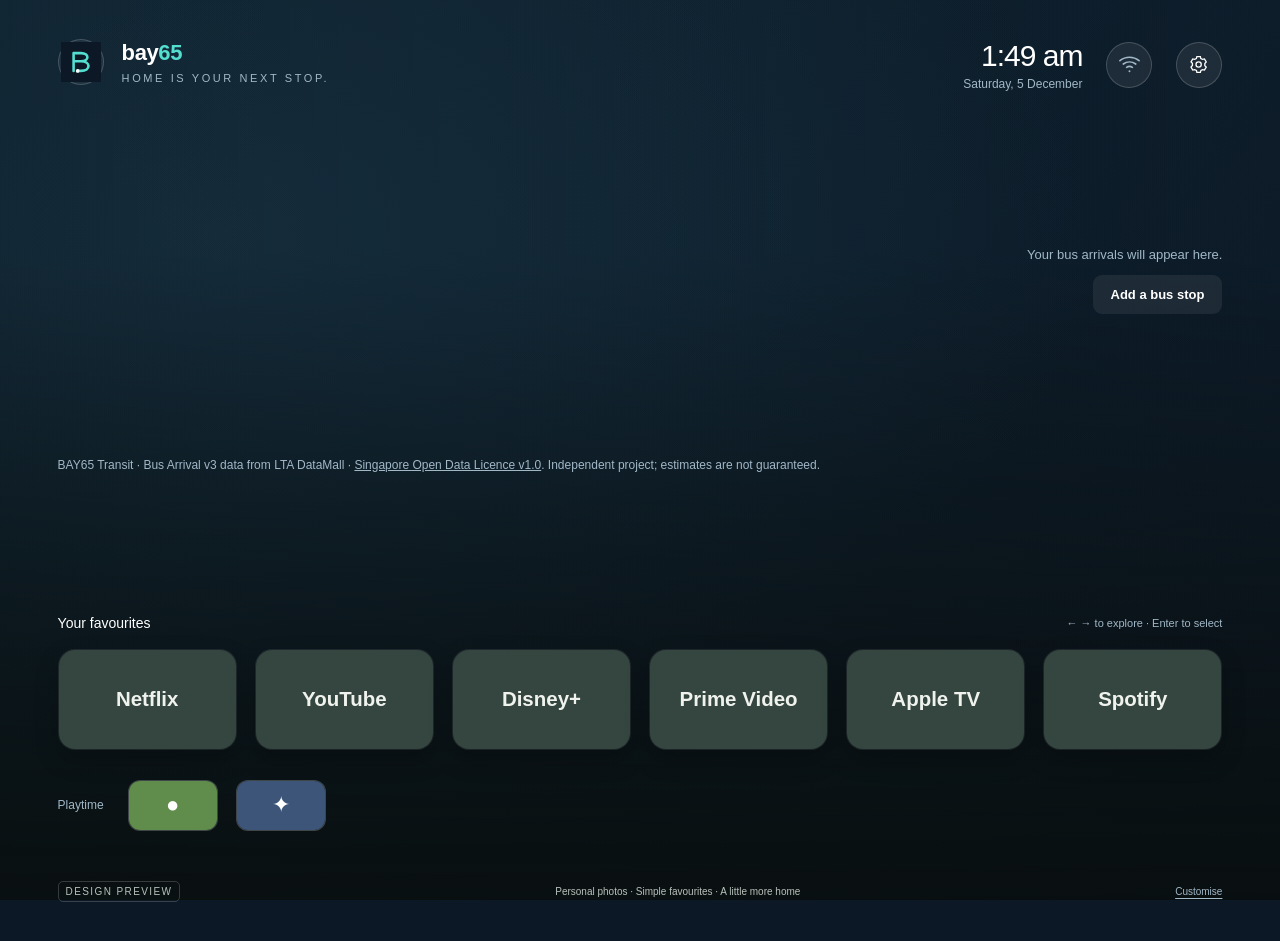
<file: index.html>
<!doctype html>
<html lang="en">
<meta charset="utf-8">
<meta name="viewport" content="width=device-width,initial-scale=1">
<title>BAY65 — Home is your next stop.</title>
<meta name="description" content="BAY65 — Personalised Android TV Launcher. Your home. Your city. Your screen.">
<style>
:root{color-scheme:dark;--ink:#ffffff;--muted:#a1b8c7;--panel:rgba(12,24,37,.95);--line:rgba(255,255,255,.18)}
*{box-sizing:border-box}body{margin:0;background:#0c1825;color:var(--ink);font-family:-apple-system,BlinkMacSystemFont,"Segoe UI",sans-serif}button,input,select{font:inherit}button{cursor:pointer;color:inherit}button:focus-visible,input:focus-visible,select:focus-visible{outline:3px solid #fff;outline-offset:5px}button{border:0}#backdrop{position:fixed;inset:0;background:radial-gradient(ellipse at 17% 26%,#183346 0,transparent 58%),linear-gradient(130deg,#112838,#0c1825);background-size:cover;background-position:center;transition:opacity .6s}#shade{position:fixed;inset:0;background:linear-gradient(0deg,rgba(9,15,15,.93),rgba(9,15,15,.05) 72%),linear-gradient(90deg,rgba(9,15,15,.2),transparent)}main{position:relative;min-height:100svh;padding:4.3vh 4.5vw;display:flex;flex-direction:column;gap:30px}.top{display:flex;justify-content:space-between;align-items:flex-start;gap:36px}.identity{display:flex;gap:18px;align-items:center}.home-mark{border:1px solid var(--line);border-radius:50%;width:46px;height:46px;display:grid;place-items:center;background:#ffffff0d}h1{font-size:22px;letter-spacing:-.4px;font-weight:550;margin:0}.eyebrow{font-size:11px;letter-spacing:2.6px;text-transform:uppercase;color:var(--muted);margin:6px 0 0}.tools{display:flex;align-items:center;gap:24px}.clock{text-align:right;font-variant-numeric:tabular-nums}.time{font-size:30px;font-weight:350;letter-spacing:-1px}.date{font-size:12px;color:var(--muted);margin-top:4px}.icon-button{border:1px solid var(--line);background:#ffffff12;border-radius:50%;width:46px;height:46px;display:grid;place-items:center}.bus{width:310px;align-self:flex-end;background:var(--panel);border:1px solid var(--line);border-radius:20px;padding:21px 23px;box-shadow:0 12px 35px #0002}.bus-head{display:flex;justify-content:space-between;align-items:center;gap:12px}.bus h2{font-size:17px;font-weight:550;margin:0 0 5px}.stop-meta{font-size:11px;color:var(--muted)}.bus-icon{color:#c9db9e}.bus table{width:100%;border-collapse:collapse;margin-top:17px;font-variant-numeric:tabular-nums}.bus th{font-size:10px;text-transform:uppercase;letter-spacing:1px;text-align:right;font-weight:500;color:var(--muted);padding:0 0 9px}.bus th:first-child{text-align:left}.bus td{padding:12px 0;border-top:1px solid var(--line);text-align:right;font-size:17px}.bus td:first-child{text-align:left;font-size:21px;font-weight:600}.bus td:nth-child(2){color:#d8edaa}.bus td:last-child{color:var(--muted);font-size:15px}.bus small{display:block;margin-top:8px;color:var(--muted);font-size:10px}.quiet-action{padding:0;background:transparent;color:var(--muted);font-size:11px;text-decoration:underline;text-underline-offset:3px}.photo-space{flex:1;min-height:9vh;display:flex;align-items:flex-end}.shelf-head{display:flex;align-items:center;justify-content:space-between;margin-bottom:18px}.shelf-head h2{margin:0;font-size:14px;font-weight:500}.hint{color:var(--muted);font-size:11px}.apps{display:grid;grid-template-columns:repeat(6,minmax(0,1fr));gap:18px}.app{padding:0;background:transparent;text-align:center;min-width:0}.tile{height:clamp(80px,9.6vw,145px);border-radius:17px;display:flex;align-items:center;justify-content:center;box-shadow:0 10px 24px #0003;border:1px solid #ffffff15;transition:transform .16s,box-shadow .16s}.app:hover .tile,.app:focus-visible .tile{transform:translateY(-6px) scale(1.025);box-shadow:0 0 0 3px #fff,0 16px 30px #0005}.app:focus-visible{outline:none}.app-label{display:block;margin-top:12px;font-size:12px;color:#e4e6e3}.play{display:grid;place-items:center;width:42px;height:29px;border-radius:8px;background:#f03;color:white;font-size:18px;letter-spacing:0}.games-row{display:flex;align-items:center;gap:18px;margin-top:30px}.games-title{font-size:12px;color:var(--muted);margin-right:6px}.game{background:#ffffff0d;border:1px solid var(--line);border-radius:12px;padding:9px 15px 9px 9px;display:flex;align-items:center;gap:12px;text-align:left;font-size:12px}.game-art{width:37px;height:37px;border-radius:8px;display:grid;place-items:center;background:#608d4c;font-size:22px}.game:nth-of-type(2) .game-art{background:#3c5579}.footer{display:flex;justify-content:space-between;align-items:center;margin-top:20px;font-size:10px;color:#b9c1bb}.footer button{font-size:10px}.preview-label{border:1px solid var(--line);border-radius:5px;padding:4px 7px;text-transform:uppercase;letter-spacing:1.4px}
dialog{color:var(--ink);background:#0c1825;border:1px solid #546158;border-radius:22px;width:min(600px,92vw);max-height:88vh;padding:30px;box-shadow:0 25px 90px #0009}dialog::backdrop{background:#08120fbd;backdrop-filter:blur(8px)}dialog h2{font-size:25px;font-weight:500;letter-spacing:-.6px;margin:0}dialog h3{font-size:16px;font-weight:550;margin:27px 0 10px}dialog p{font-size:13px;color:var(--muted);line-height:1.6}.dialog-head{display:flex;justify-content:space-between;align-items:center;margin-bottom:20px}.close{background:#ffffff12;border-radius:50%;width:36px;height:36px;font-size:23px}.field{display:block;font-size:12px;margin:17px 0 7px}.input-row{display:flex;gap:12px}.input-row>*{flex:1;min-width:0}input,select{width:100%;padding:11px 12px;background:#ffffff0b;border:1px solid #657167;border-radius:8px;color:var(--ink)}option{background:#0c1825}.check-row{display:flex;gap:20px;flex-wrap:wrap;margin:15px 0}.check-row label{display:flex;align-items:center;gap:8px;font-size:14px}.check-row input{width:20px;height:20px;accent-color:#d4eab6}.button{background:#d6e8bc;color:#1b2b20;border-radius:9px;padding:12px 18px;font-size:13px;font-weight:600}.secondary{background:#ffffff12;color:var(--ink)}.actions{display:flex;gap:10px;justify-content:flex-end;margin-top:25px}.error{color:#ffb6a7;min-height:18px;font-size:12px;margin:12px 0}.help{font-size:11px!important;margin:8px 0}.divider{border:0;border-top:1px solid var(--line);margin:25px 0}.selected-stops{list-style:none;padding:0;margin:0}.selected-stops li{border-bottom:1px solid var(--line);display:flex;justify-content:space-between;align-items:center;padding:12px 0;gap:12px;font-size:13px}.selected-stops small{display:block;color:var(--muted);margin-top:5px}.remove{background:transparent;color:#ffbaab;padding:8px;font-size:12px}.toast{position:fixed;bottom:30px;left:50%;transform:translateX(-50%);background:#e4eedc;color:#17271e;border-radius:10px;padding:14px 22px;max-width:85vw;font-size:13px;z-index:5;box-shadow:0 4px 30px #0005}.toast:empty{display:none}.photo-controls{display:flex;gap:10px;flex-wrap:wrap}input[type=file]{padding:10px;font-size:12px}#photo-status{min-height:18px}.empty{color:var(--muted);font-size:13px;line-height:1.5}.bus-container{display:flex;flex-direction:column;align-items:flex-end;gap:12px}.bus-container:empty{display:none}
@media(min-width:1500px){main{padding:5vh 5vw}.bus{width:350px;padding:25px}.bus h2{font-size:21px}.bus td{font-size:21px}.bus td:first-child{font-size:25px}.app-label,.shelf-head h2{font-size:16px}.game{font-size:15px}.hint{font-size:13px}}
@media(max-width:800px){main{padding:25px;gap:25px}.tools{gap:15px}.bus{width:280px}.apps{grid-template-columns:repeat(3,1fr);gap:19px}.tile{height:92px}.photo-space{min-height:80px}.games-row{flex-wrap:wrap}.game{max-width:100%}.hint{display:none}.top{gap:15px}h1{font-size:18px}.home-mark{display:none}.time{font-size:25px}.footer{gap:15px}}
@media(prefers-reduced-motion:reduce){*{transition:none!important;scroll-behavior:auto!important}}
/* Every saved stop shares one fixed-height row; cards never wrap vertically. */
.bus-container{width:100%;height:clamp(240px,34svh,310px);align-self:stretch;flex-shrink:0;display:flex;flex-direction:row;justify-content:flex-end;align-items:stretch;gap:18px}
.bus-container:empty{display:flex}
.bus-container .bus{width:auto;min-width:0;flex:0 1 350px;height:100%;padding:18px 20px;display:flex;flex-direction:column;overflow:hidden;align-self:stretch}
.bus-head>div{min-width:0;flex:1}.bus-head .quiet-action{flex-shrink:0}
.bus h2{white-space:nowrap;overflow:hidden;text-overflow:ellipsis;font-size:17px}
.bus .stop-meta{margin-top:8px;line-height:1.5;min-height:3em}
.bus .stop-meta span{display:block;white-space:nowrap;overflow:hidden;text-overflow:ellipsis}
.bus-scroll{min-height:0;flex:1;overflow:auto;margin:12px -8px 0;padding:0 8px;scrollbar-width:thin;scrollbar-color:#839277 transparent}
.bus-scroll:focus-visible{outline:2px solid #d6e8bc;outline-offset:-2px}
.bus-scroll table{margin-top:0}.bus small{flex-shrink:0;padding-top:4px}
.stop-actions{display:flex;align-items:center;justify-content:flex-end;flex-wrap:wrap;gap:8px;max-width:270px}
.reorder{background:#ffffff12;border:1px solid var(--line);border-radius:7px;padding:10px;font-size:12px;white-space:nowrap}
.reorder:disabled{opacity:.35;cursor:default}
.selected-stops li>div:first-child{min-width:0;flex:1;overflow-wrap:anywhere}
#lta-form .button{margin-top:12px}#lta-form .button+button{margin-left:8px}
.connection-status{min-height:2em}.bus small{line-height:1.4}
.system-settings{display:flex;width:100%;justify-content:space-between;align-items:center;text-align:left;padding:16px 18px;font-size:15px}
[hidden]{display:none!important}
.settings-nav{display:grid;gap:9px}.settings-nav .system-settings{font-size:14px;padding:14px 16px}
.settings-nav h3{margin:15px 0 3px;font-size:11px;text-transform:uppercase;letter-spacing:1.5px;color:var(--muted)}
.dialog-heading{display:flex;align-items:center;gap:12px}.back-button{background:#ffffff12;border-radius:8px;width:36px;height:36px;font-size:20px}
.settings-intro{margin:0 0 18px}.app-management{list-style:none;padding:0}.app-management li{padding:15px 0;border-bottom:1px solid var(--line)}
.app-management .app-name{display:block;font-size:14px;margin-bottom:10px}.app-management-controls{display:flex;gap:8px;align-items:center}.app-management select{flex:1;width:auto;min-width:0;font-size:12px}
.catalog-list{display:grid;gap:8px}.catalog-list button{text-align:left;background:#ffffff0c;border:1px solid var(--line);padding:14px;border-radius:8px}
.catalog-list button:hover,.settings-nav button:hover{background:#ffffff20}
.mini-tile{width:65px;height:39px!important;flex-shrink:0;border-radius:7px;font-size:11px!important;letter-spacing:0!important;gap:3px;overflow:hidden;margin:0;box-shadow:none}
.mini-tile svg{width:18px;height:21px}.mini-tile .play{width:19px;height:15px;font-size:9px;border-radius:4px}
.tile.game-tile{background:#557748;width:100%;height:clamp(80px,9.6vw,145px);font-size:48px}.tile.space-tile{background:#3c5579}
.games-row{flex-wrap:wrap}.app-shelf-empty{color:var(--muted);font-size:13px;margin:20px 0}
.about-details{margin:20px 0}.about-details dt{font-size:11px;color:var(--muted);margin-top:18px}.about-details dd{margin:5px 0 0;font-size:14px;overflow-wrap:anywhere}
.icon-button.network-unknown{color:var(--muted)}
.apps .tile{height:auto;aspect-ratio:16/9}.app-label,.home-app-name{position:absolute;width:1px;height:1px;overflow:hidden;clip-path:inset(50%);white-space:nowrap}
.games-row .game{padding:0;overflow:hidden;width:90px;height:51px;justify-content:center}.games-row .game-art{width:100%;height:100%;border-radius:0}.games-row .mini-tile{width:100%;height:100%!important}
.apps .tile{overflow:hidden;background-clip:padding-box}
.app:hover .tile,.app:focus-visible .tile{box-shadow:0 0 0 3px var(--focus-ring,#d8f3a5),0 0 0 6px var(--focus-halo,#102218)}
.games-row .game:focus-visible{outline-color:var(--focus-ring,#d8f3a5);box-shadow:0 0 0 6px var(--focus-halo,#102218)}
.bus-empty{align-self:center;margin-left:auto;text-align:right;color:var(--muted);font-size:13px}
@media(max-width:480px){.selected-stops li{align-items:flex-start;flex-direction:column}.stop-actions{max-width:none;justify-content:flex-start}}
@media(max-width:800px){.bus-container{justify-content:flex-start;overflow-x:auto;overflow-y:hidden;padding-bottom:8px;scrollbar-width:thin}.bus-container .bus{flex:0 0 min(310px,85vw)}}
.neutral-tile{background:#34463f;color:#f0f2ee;font-size:clamp(14px,1.6vw,22px);font-weight:600;text-align:center;padding:8px;letter-spacing:0}.data-credit{font-size:12px;color:var(--muted);line-height:1.45}.data-credit a{color:inherit;text-decoration:underline}
.bus td.arrival{color:var(--muted)}
.occupancy{position:absolute;width:1px;height:1px;overflow:hidden;clip-path:inset(50%);white-space:nowrap}
.capacity-legend{font-size:12px;color:var(--muted);text-align:left;margin-top:16px}
.bus td.occupancy-seats,.occupancy-seats{color:#4ade80}.bus td.occupancy-standing,.occupancy-standing{color:#fb923c}.bus td.occupancy-limited,.occupancy-limited{color:#f87171}
#settings{scrollbar-width:none}#settings::-webkit-scrollbar{display:none}
</style>
<div id="backdrop"></div><div id="shade"></div>
<main>
 <header class="top"><div class="identity"><span class="home-mark" aria-hidden="true"><svg viewBox="0 0 108 108" width="40" height="40" xmlns="http://www.w3.org/2000/svg"><path fill="#0C1825" d="M0 0h108v108H0z"/><path d="M34 78V30H54C77 30 77 52 54 52H34M54 52C81 52 81 78 54 78H45" fill="none" stroke="#53DECF" stroke-width="7" stroke-linecap="round" stroke-linejoin="round"/><circle cx="45" cy="78" r="5" fill="#FFFFFF"/></svg></span><div><h1 aria-label="BAY65">bay<span style="color:#53decf">65</span></h1><p class="eyebrow">Home is your next stop.</p></div></div><div class="tools"><div class="clock"><div class="time" id="time"></div><div class="date" id="date"></div></div><button class="icon-button network-unknown" id="network-button" aria-label="Open TV network settings" title="Network settings · TV connection status is available in the installed app"><svg width="23" height="23" viewBox="0 0 24 24" fill="none" stroke="currentColor" stroke-width="1.7" stroke-linecap="round" aria-hidden="true"><path d="M2 8a16 16 0 0 1 20 0M5.5 11.5a11 11 0 0 1 13 0M9 15a5 5 0 0 1 6 0"/><circle cx="12" cy="19" r="1" fill="currentColor" stroke="none"/></svg></button><button class="icon-button" id="settings-button" aria-label="Open launcher settings"><svg width="21" height="21" viewBox="0 0 24 24" fill="none" stroke="currentColor" stroke-width="1.5" aria-hidden="true"><path d="m9 3-.6 2.3-2 .9-2.1-.6-2 3.4 1.6 1.7v2.5L2.3 15l2 3.4 2.2-.6 2 .9L9 21h4l.6-2.3 2-.9 2.1.6 2-3.4-1.6-1.7v-2.5L19.7 9l-2-3.4-2.2.6-2-.9L13 3z"/><circle cx="11" cy="12" r="3"/></svg></button></div></header>
 <div id="bus-container" class="bus-container" aria-label="BAY65 Transit"></div>
 <div class="data-credit" id="data-credit">BAY65 Transit · Bus Arrival v3 data from LTA DataMall · <a href="https://datamall.lta.gov.sg/content/datamall/en/SingaporeOpenDataLicence.html" target="_blank" rel="noopener noreferrer">Singapore Open Data Licence v1.0</a>. Independent project; estimates are not guaranteed.</div>
 <div class="capacity-legend" aria-label="Bus capacity legend"><span class="occupancy-seats">Seats</span> · <span class="occupancy-standing">Standing</span> · <span class="occupancy-limited">Limited</span> · <span>Unknown</span></div>
 <div class="photo-space" aria-hidden="true"></div>
 <section aria-labelledby="apps-heading"><div class="shelf-head"><h2 id="apps-heading">Your favourites</h2><span class="hint">← → to explore · Enter to select</span></div><div class="apps" id="favourites-apps">
  <button class="app" data-app="Netflix"><span class="tile neutral-tile" aria-hidden="true">Netflix</span><span class="app-label">Netflix</span></button>
  <button class="app" data-app="YouTube"><span class="tile neutral-tile" aria-hidden="true">YouTube</span><span class="app-label">YouTube</span></button>
  <button class="app" data-app="Disney+"><span class="tile neutral-tile" aria-hidden="true">Disney+</span><span class="app-label">Disney+</span></button>
  <button class="app" data-app="Prime Video"><span class="tile neutral-tile" aria-hidden="true">Prime Video</span><span class="app-label">Prime Video</span></button>
  <button class="app" data-app="Apple TV"><span class="tile neutral-tile" aria-hidden="true">Apple TV</span><span class="app-label">Apple TV</span></button>
  <button class="app" data-app="Spotify"><span class="tile neutral-tile" aria-hidden="true">Spotify</span><span class="app-label">Spotify</span></button>
 </div><div class="games-row" id="playtime-apps"><span class="games-title">Playtime</span><button class="game" data-app="Redball 4"><span class="game-art" aria-hidden="true">●</span>Redball 4</button><button class="game" data-app="Astronaut Stickman: Jetpack Training School"><span class="game-art" aria-hidden="true">✦</span><span>Astronaut Stickman<br>Jetpack Training School</span></button></div></section>
 <footer class="footer"><span class="preview-label">Design preview</span><span>Personal photos · Simple favourites · A little more home</span><button class="quiet-action" id="footer-settings">Customise</button></footer>
</main>
<dialog id="settings" aria-labelledby="settings-title"><div class="dialog-head"><div class="dialog-heading"><button class="back-button" id="settings-back" aria-label="Back to settings menu" hidden>←</button><h2 id="settings-title">Settings</h2></div><button class="close" id="close-settings" aria-label="Close settings">×</button></div>
 <nav class="settings-nav" id="settings-menu" data-settings-panel aria-label="Settings options">
  <h3>Apps &amp; home</h3>
  <button class="button secondary system-settings" data-open-panel="all-apps-panel">All apps<span aria-hidden="true">›</span></button>
  <button class="button secondary system-settings" data-open-panel="favourites-panel">Manage favourites<span aria-hidden="true">›</span></button>
  <button class="button secondary system-settings" data-open-panel="preferences-panel">BAY65 preferences<span aria-hidden="true">›</span></button>
  <h3>TV &amp; system</h3>
  <button class="button secondary system-settings" data-open-panel="network-panel">Network settings<span aria-hidden="true">↗</span></button>
  <button class="button secondary system-settings" id="tv-settings">Android settings<span aria-hidden="true">↗</span></button>
  <button class="button secondary system-settings" id="bluetooth-settings">Bluetooth &amp; remotes<span aria-hidden="true">↗</span></button>
  <button class="button secondary system-settings" id="accessibility-settings">Accessibility settings<span aria-hidden="true">↗</span></button>
  <button class="button secondary system-settings" id="launcher-settings">Choose launcher<span aria-hidden="true">↗</span></button>
  <h3>About</h3>
  <button class="button secondary system-settings" data-open-panel="about-panel">About BAY65<span aria-hidden="true">›</span></button>
 </nav>
 <section id="all-apps-panel" data-settings-panel hidden><p class="settings-intro">These are the eight apps included in the preview. On your TV, this list will include all installed launchable apps, including those not pinned to the home screen.</p><div class="catalog-list" id="all-apps-list"></div></section>
 <section id="favourites-panel" data-settings-panel hidden><p class="settings-intro">Choose which apps appear in Favourites or Playtime, and use Left and Right to set their order. “All apps only” removes a tile from the home screen without uninstalling the app.</p><ul class="app-management" id="app-management"></ul><button class="button secondary" id="reset-apps">Restore original app layout</button></section>
 <section id="network-panel" data-settings-panel hidden><p class="settings-intro">On the TV, the network icon opens the native network settings directly. The icon will reflect Wi-Fi, Ethernet, or a disconnected connection.</p><button class="button secondary system-settings" id="open-network-settings">Open TV network settings<span aria-hidden="true">↗</span></button><p class="help">This browser preview cannot read your TV’s connection or open its network settings.</p></section>
 <section id="about-panel" data-settings-panel hidden><dl class="about-details"><dt>BAY65</dt><dd>Your home. Your city. Your screen.</dd><dd>0.3.0 · Personalised Android TV Launcher · Browser preview</dd><dt>This device</dt><dd>TV information will be available in the installed Android TV app.</dd><dt>This wallpaper</dt><dd id="wallpaper-info">BAY65’s default background</dd><dt>Bus data</dt><dd id="about-lta">Not connected</dd><dt>Privacy</dt><dd id="preview-privacy">Stops, app layout and slideshow preferences are saved in this browser. Selected photos stay local for this session and are not uploaded. With the local server, your LTA key stays only in server memory until you disconnect or stop the server. No analytics or tracking.</dd></dl><p class="data-credit">BAY65 Transit · Bus Arrival v3 data from LTA DataMall · <a href="https://datamall.lta.gov.sg/content/datamall/en/SingaporeOpenDataLicence.html" target="_blank" rel="noopener noreferrer">Singapore Open Data Licence v1.0</a>. Independent project; estimates are not guaranteed. <a href="https://datamall.lta.gov.sg/content/datamall/en/api-terms-of-service.html" target="_blank" rel="noopener noreferrer">LTA API terms</a>.</p><button class="button secondary system-settings" id="device-settings">Open TV device information<span aria-hidden="true">↗</span></button></section>
 <section id="preferences-panel" data-settings-panel hidden>
 <h3>BAY65 Memories</h3><p>Choose image files from your device for the background slideshow. They stay in this browser for this session. Choose how they appear below. Leave photos off to keep the calm default background.</p><label class="field" for="photos">Choose one or more images</label><input type="file" id="photos" accept="image/*" multiple><p class="help" id="photo-status" aria-live="polite">A neutral background is shown until you choose photos.</p><div class="check-row"><label><input type="checkbox" id="photo-enabled">Use photos as the background</label></div>
 <div class="input-row"><div><label class="field" for="photo-interval">Change photo every</label><select id="photo-interval"><option value="30">30 seconds</option><option value="60" selected>1 minute</option><option value="300">5 minutes</option><option value="600">10 minutes</option></select></div><div><label class="field" for="photo-fit">Photo display</label><select id="photo-fit"><option value="cover">Fill screen</option><option value="contain">Show whole photo</option></select></div></div>
 <p class="help">“Show whole photo” keeps the entire image visible, including portrait photos.</p><button class="button secondary" id="clear-photos">Remove selected photos</button>
 <hr class="divider"><h3>BAY65 Transit</h3><p>Choose the stops and services on your home screen. Use Left and Right to arrange the cards from first to last. Changes are saved in this browser. Connect LTA below to replace sample timings with live arrivals.</p><ul class="selected-stops" id="selected-stops"></ul>
 <div class="input-row"><div><label class="field" for="stop-name">Stop name</label><input id="stop-name" placeholder="Enter stop name" maxlength="70"></div><div><label class="field" for="stop-code">Stop code</label><input id="stop-code" placeholder="Five-digit code" inputmode="numeric" maxlength="5"></div></div>
 <label class="field" for="services">Bus services</label><input id="services" placeholder="e.g. 10, 20" maxlength="120"><p class="help" id="direction">Separate services with commas. Availability will be checked against LTA in the TV app.</p><p class="error" id="bus-error" role="alert"></p><button class="button" id="save-stop">Save stop</button>
 <hr class="divider"><h3>LTA connection</h3><p id="lta-local-help">Live arrivals are available when you open the local preview at http://127.0.0.1:8765. The file preview shows sample timings.</p>
 <p class="data-credit">Use your own key and follow the <a href="https://datamall.lta.gov.sg/content/datamall/en/api-terms-of-service.html" target="_blank" rel="noopener noreferrer">LTA API terms</a>.</p><form id="lta-form" hidden><label class="field" for="lta-key">DataMall API Access Key</label><input id="lta-key" type="password" autocomplete="off" spellcheck="false" autocapitalize="none" placeholder="Enter your API key" required minlength="8" maxlength="512"><p class="help">The local server keeps the key in memory and sends it only to LTA. It is cleared when you disconnect or stop the server. It is not saved to a file or browser storage.</p><button class="button" id="lta-connect" type="submit">Connect and test</button><button class="button secondary" id="lta-disconnect" type="button" hidden>Disconnect</button></form>
 <p class="connection-status" id="lta-status" role="status" aria-live="polite"></p></section><div class="actions"><button class="button secondary" id="done">Done</button></div>
</dialog>
<div class="toast" id="toast" role="status" aria-live="polite"></div>
<script>
'use strict';
const $=s=>document.querySelector(s), defaults=[];
let stops=defaults.map(x=>({...x,services:[...x.services]})), photos=[], photoIndex=0, toastTimer;
const localToken=$('meta[name="family-tv-local"]')?.content;
let liveMode=false,liveConnected=false,pollBusy=false,connectionEpoch=0;
const liveData=new Map(),arrivalErrors=new Map();
const appCatalog=[...document.querySelectorAll('main [data-app]')].map((button,index)=>({id:'app-'+index,name:button.dataset.app,template:button.cloneNode(true),game:button.classList.contains('game')}));
const defaultAppLayout=appCatalog.map(app=>({id:app.id,section:app.game?'playtime':'favourites'}));
let appLayout=defaultAppLayout.map(app=>({...app})),photoNames=[],photoTimer,settingsPanel='settings-menu';
let photoOptions={enabled:false,seconds:60,fit:'cover'};
try{const saved=JSON.parse(localStorage.getItem('nook-app-layout'));if(Array.isArray(saved)&&saved.length===appCatalog.length&&new Set(saved.map(a=>a.id)).size===appCatalog.length&&saved.every(a=>appCatalog.some(c=>c.id===a.id)&&['favourites','playtime','hidden'].includes(a.section)))appLayout=saved;}catch{}
try{const saved=JSON.parse(localStorage.getItem('nook-photo-options'));if(saved&&typeof saved.enabled==='boolean'&&[30,60,300,600].includes(saved.seconds)&&['cover','contain'].includes(saved.fit))photoOptions=saved;}catch{}
try{localStorage.removeItem('family-tv-stops');}catch{}
try{const saved=JSON.parse(localStorage.getItem('nook-bus-stops'));if(Array.isArray(saved)&&saved.length<=4&&saved.every(s=>s&&typeof s.name==='string'&&s.name.trim()&&/^\d{5}$/.test(s.code)&&Array.isArray(s.services)&&s.services.length>0&&s.services.length<=8&&s.services.every(n=>/^\d{1,3}[A-Za-z]?$/.test(n))))stops=saved;}catch{}
const known={};
function el(tag,text,className){const node=document.createElement(tag);if(text!==undefined)node.textContent=text;if(className)node.className=className;return node;}
function notify(message){clearTimeout(toastTimer);$('#toast').textContent=message;toastTimer=setTimeout(()=>$('#toast').textContent='',4500);}
function savePreference(key,value){try{localStorage.setItem(key,JSON.stringify(value));}catch{notify('This browser could not save settings. Changes will last for this session.')}}
function launchPreview(name){notify(name+' will open on the TV. This browser preview cannot launch TV apps.');}
function makeAppButton(entry){
 const app=appCatalog.find(a=>a.id===entry.id),button=el('button',undefined,entry.section==='favourites'?'app':'game');button.dataset.app=app.name;button.setAttribute('aria-label',app.name);
 const art=app.template.querySelector('.tile, .game-art').cloneNode(true);
 if(app.game&&entry.section==='favourites'){art.classList.remove('game-art');art.classList.add('tile','game-tile');if(app.name.startsWith('Astronaut'))art.classList.add('space-tile');}
 if(!app.game&&entry.section==='playtime')art.classList.add('mini-tile');
 button.append(art,el('span',app.name,entry.section==='favourites'?'app-label':'home-app-name'));button.onclick=()=>launchPreview(app.name);return button;
}
function renderApps(){
 const favourites=$('#favourites-apps'),playtime=$('#playtime-apps');favourites.replaceChildren();playtime.replaceChildren(el('span','Playtime','games-title'));
 appLayout.filter(a=>a.section==='favourites').forEach(a=>favourites.append(makeAppButton(a)));
 appLayout.filter(a=>a.section==='playtime').forEach(a=>playtime.append(makeAppButton(a)));
 if(!favourites.children.length){const empty=el('p','Choose your favourite apps in Settings.','app-shelf-empty');empty.style.gridColumn='1 / -1';favourites.append(empty);}
 playtime.hidden=!appLayout.some(a=>a.section==='playtime');
 if(typeof getComputedStyle==='function')document.querySelectorAll('main [data-app]').forEach(button=>{const art=button.querySelector('.tile, .game-art');if(!art)return;const rgb=getComputedStyle(art).backgroundColor.match(/[\d.]+/g)?.map(Number);if(!rgb||rgb.length<3)return;const alpha=rgb[3]??1,light=(.2126*rgb[0]+.7152*rgb[1]+.0722*rgb[2])/255*alpha>.68;button.style.setProperty('--focus-ring',light?'#16543b':'#d8f3a5');button.style.setProperty('--focus-halo',light?'#e6f2dd':'#102218');});
}
function renderAppSettings(){
 $('#app-management').replaceChildren();$('#all-apps-list').replaceChildren();
 appCatalog.forEach(app=>{const button=el('button',app.name);button.onclick=()=>launchPreview(app.name);$('#all-apps-list').append(button);});
 for(const section of ['favourites','playtime','hidden']){
  const entries=appLayout.filter(a=>a.section===section);
  entries.forEach((entry,index)=>{
   const app=appCatalog.find(a=>a.id===entry.id),row=el('li'),name=el('span',app.name,'app-name'),controls=el('div',undefined,'app-management-controls'),select=el('select');select.id='app-location-'+app.id;select.setAttribute('aria-label','Home screen placement for '+app.name);
   for(const [value,label] of [['favourites','Favourites'],['playtime','Playtime'],['hidden','All apps only']]){const option=el('option',label);option.value=value;option.selected=value===entry.section;select.append(option);}
   select.onchange=()=>{entry.section=select.value;savePreference('nook-app-layout',appLayout);renderApps();renderAppSettings();$('#app-location-'+app.id).focus();};
   const left=el('button','← Left','reorder'),right=el('button','Right →','reorder');left.id='app-left-'+app.id;right.id='app-right-'+app.id;left.disabled=section==='hidden'||index===0;right.disabled=section==='hidden'||index===entries.length-1;left.setAttribute('aria-label','Move '+app.name+' left');right.setAttribute('aria-label','Move '+app.name+' right');left.onclick=()=>moveApp(app.id,-1);right.onclick=()=>moveApp(app.id,1);controls.append(select,left,right);row.append(name,controls);$('#app-management').append(row);
  });
 }
}
function moveApp(id,offset){
 const entry=appLayout.find(a=>a.id===id);if(!entry||entry.section==='hidden')return;
 const peers=appLayout.filter(a=>a.section===entry.section),position=peers.findIndex(a=>a.id===id),target=peers[position+offset];if(!target)return;
 const from=appLayout.indexOf(entry),to=appLayout.indexOf(target);[appLayout[from],appLayout[to]]=[appLayout[to],appLayout[from]];savePreference('nook-app-layout',appLayout);renderApps();renderAppSettings();
 const preferred=$('#app-'+(offset<0?'left':'right')+'-'+id),fallback=$('#app-'+(offset<0?'right':'left')+'-'+id);(preferred.disabled?fallback:preferred).focus();
}
$('#reset-apps').onclick=()=>{appLayout=defaultAppLayout.map(a=>({...a}));savePreference('nook-app-layout',appLayout);renderApps();renderAppSettings();notify('Original app layout restored');};
function updateAbout(){
 $('#wallpaper-info').textContent=photos.length&&photoOptions.enabled?'Imported photo · '+(photoNames[photoIndex]||'Photo '+(photoIndex+1))+' · '+(photoIndex+1)+' of '+photos.length:'BAY65’s default background';
 $('#about-lta').textContent=liveConnected?(arrivalErrors.size?'Connected to LTA · Updates delayed':'Connected to LTA · Live arrivals'):liveMode?'Connection needs attention':'Not connected · Sample timings';
}
const settingsTitles={'settings-menu':'Settings','all-apps-panel':'All apps','favourites-panel':'Manage favourites','preferences-panel':'BAY65 preferences','network-panel':'Network settings','about-panel':'About BAY65'};
function showSettingsPanel(id){
 settingsPanel=settingsTitles[id]?id:'settings-menu';document.querySelectorAll('[data-settings-panel]').forEach(panel=>panel.hidden=panel.id!==settingsPanel);$('#settings-title').textContent=settingsTitles[settingsPanel];$('#settings-back').hidden=settingsPanel==='settings-menu';$('#settings').scrollTop=0;
 if(settingsPanel==='about-panel')updateAbout();
 if($('#settings').open){if(settingsPanel==='settings-menu')$('#settings-menu').querySelector('button')?.focus();else $('#settings-back').focus();}
}
// Match the native Rules.occupancy mapping; only LTA Load values set capacity.
// Keep the capacity legend in About; home arrivals use color with accessible labels.
$('#about-panel').append($('.capacity-legend'));
function occupancy(load){
 switch(load){
  case 'SEA':return {label:'Seats',state:'seats'};
  case 'SDA':return {label:'Standing',state:'standing'};
  case 'LSD':return {label:'Limited',state:'limited'};
  default:return {label:'',state:'unknown'};
 }
}
function arrivalCell(label,bus){
 const cell=el('td',label,'arrival'),capacity=occupancy(label==='—'?null:bus?.Load);
 if(capacity.label){cell.classList.add('occupancy-'+capacity.state);cell.setAttribute('aria-label',label+', '+capacity.label);const description=el('span',capacity.label,'occupancy occupancy-'+capacity.state);description.setAttribute('aria-hidden','true');cell.append(description);}
 return cell;
}
function arrivalLabel(bus){
 const at=Date.parse(bus?.EstimatedArrival),remaining=at-Date.now();
 if(!Number.isFinite(at)||remaining < -60000)return '—';
 const minutes=Math.floor(remaining/60000),label=minutes<=0?'Arriving':minutes+' min';
 return (Number(bus.Monitored)===0?'~':'')+label;
}
function render(busOnly=false){
 const focusId=document.activeElement?.id,scrollPositions=new Map([...document.querySelectorAll('.bus-scroll')].map(n=>[n.id,n.scrollTop]));
 $('#bus-container').replaceChildren();if(!busOnly)$('#selected-stops').replaceChildren();
 stops.forEach((stop,index)=>{
  const card=el('section',undefined,'bus'),header=el('div',undefined,'bus-head'),title=el('div');
  const heading=el('h2',stop.name);heading.title=stop.name;
  const meta=el('div',undefined,'stop-meta'),direction=known[stop.code]?.direction||'Custom stop';meta.append(el('span',stop.code),el('span',direction));meta.title=stop.code+' · '+direction;title.append(heading,meta);
  const edit=el('button','Edit','quiet-action');edit.id='bus-edit-'+stop.code;edit.setAttribute('aria-label','Edit '+stop.name+' bus stop');edit.onclick=()=>{openSettings('preferences-panel');fillStop(stop)};header.append(title,edit);card.append(header);
  const table=el('table'),thead=el('thead'),tr=el('tr');table.setAttribute('aria-label',stop.name+(liveMode?' arrivals':' sample arrivals'));['Bus','Next','Then','Later'].forEach(t=>{const th=el('th',t);th.scope='col';tr.append(th)});thead.append(tr);table.append(thead);
  const data=liveData.get(stop.code),fresh=data&&Date.now()-Date.parse(data.updatedAt)<=60000;
  const services=new Map((data?.services||[]).map(s=>[s.ServiceNo,s]));let scheduled=false;
  const body=el('tbody');stop.services.forEach((n,i)=>{const row=el('tr'),service=services.get(n);const arrivals=liveMode?[fresh?arrivalLabel(service?.NextBus):'—',fresh?arrivalLabel(service?.NextBus2):'—',fresh?arrivalLabel(service?.NextBus3):'—']:[i%2?'Arriving':'4 min',i%2?'9 min':'12 min',i%2?'18 min':'23 min'];if(arrivals.some(v=>v.startsWith('~')))scheduled=true;row.append(el('td',n));arrivals.forEach((label,j)=>row.append(arrivalCell(label,liveMode&&fresh?service?.[j===0?'NextBus':j===1?'NextBus2':'NextBus3']:null)));body.append(row)});table.append(body);
  let status='Sample timings · LTA not connected';
  if(liveMode){const updated=data?new Intl.DateTimeFormat('en-SG',{timeZone:'Asia/Singapore',day:'2-digit',month:'short',year:'numeric',hour:'2-digit',minute:'2-digit',second:'2-digit',hour12:false}).format(new Date(data.updatedAt)):null;status=arrivalErrors.has(stop.code)?(fresh?'Update failed · Last updated '+updated:'Arrivals unavailable · Retrying'):data?(fresh?'LTA · Updated '+updated:'Outdated · Last updated '+updated):'Loading arrivals…';status+=' · — no estimate';if(scheduled)status+=' · ~ scheduled';}
  const scroll=el('div',undefined,'bus-scroll');scroll.id='bus-services-'+stop.code;scroll.tabIndex=0;scroll.setAttribute('role','region');scroll.setAttribute('aria-label','Bus services; scroll for more');scroll.append(table);card.append(scroll,el('small',status));$('#bus-container').append(card);scroll.scrollTop=scrollPositions.get(scroll.id)||0;
  if(busOnly)return;
  const item=el('li'),desc=el('div',(index+1)+'. '+stop.name+' · '+stop.code);desc.append(el('small','Services '+stop.services.join(', ')));
  const actions=el('div',undefined,'stop-actions'),left=el('button','← Left','reorder'),right=el('button','Right →','reorder'),editButton=el('button','Edit','quiet-action'),remove=el('button','Remove','remove');
  left.id='move-left-'+stop.code;right.id='move-right-'+stop.code;editButton.id='edit-stop-'+stop.code;
  left.setAttribute('aria-label','Move '+stop.name+' left');right.setAttribute('aria-label','Move '+stop.name+' right');left.disabled=index===0;right.disabled=index===stops.length-1;
  left.onclick=()=>moveStop(stop.code,-1);right.onclick=()=>moveStop(stop.code,1);
  editButton.setAttribute('aria-label','Edit '+stop.name);editButton.onclick=()=>fillStop(stop);remove.setAttribute('aria-label','Remove '+stop.name);remove.onclick=()=>{stops=stops.filter(s=>s.code!==stop.code);persist();render();$('#save-stop').focus()};actions.append(left,right,editButton,remove);item.append(desc,actions);$('#selected-stops').append(item);
 });if(!stops.length&&!busOnly)$('#selected-stops').append(el('li','No bus stops yet. Add one below.','empty'));
 if(!stops.length){const empty=el('div',undefined,'bus-empty'),button=el('button','Add a bus stop','button secondary');button.onclick=()=>openSettings('preferences-panel');empty.append(el('p','Your bus arrivals will appear here.'),button);$('#bus-container').append(empty);}
 if(focusId?.startsWith('bus-'))$('#'+focusId)?.focus({preventScroll:true});
}
function persist(){try{localStorage.setItem('nook-bus-stops',JSON.stringify(stops));}catch{notify('This browser could not save settings. They will last for this session.')}}
function moveStop(code,offset){
 const from=stops.findIndex(s=>s.code===code),to=from+offset;
 if(from<0||to<0||to>=stops.length)return;
 const moved=stops[from];[stops[from],stops[to]]=[stops[to],stops[from]];persist();render();
 const preferred=$('#move-'+(offset<0?'left':'right')+'-'+code),fallback=$('#move-'+(offset<0?'right':'left')+'-'+code);
 (preferred&&!preferred.disabled?preferred:fallback&&!fallback.disabled?fallback:$('#edit-stop-'+code)).focus();
 notify(moved.name+' moved to position '+(to+1)+' of '+stops.length);
}
function fillStop(s){$('#stop-name').value=s.name;$('#stop-code').value=s.code;$('#services').value=s.services.join(', ');$('#direction').textContent=known[s.code]?.direction||'Custom stop · Availability will be checked in the TV app.';$('#bus-error').textContent='';}
function openSettings(panel='settings-menu'){showSettingsPanel(panel);if(!$('#settings').open)$('#settings').showModal();}
$('#settings-button').onclick=()=>openSettings();$('#footer-settings').onclick=()=>openSettings();$('#network-button').onclick=()=>openSettings('network-panel');$('#settings-back').onclick=()=>showSettingsPanel('settings-menu');
for(const selector of ['#close-settings','#done'])$(selector).onclick=()=>$('#settings').close();
document.querySelectorAll('[data-open-panel]').forEach(button=>button.onclick=()=>showSettingsPanel(button.dataset.openPanel));
$('#settings').addEventListener('cancel',event=>{if(settingsPanel!=='settings-menu'){event.preventDefault();showSettingsPanel('settings-menu');}});
for(const [selector,label] of [['#tv-settings','Android settings'],['#open-network-settings','Network settings'],['#bluetooth-settings','Bluetooth and remotes'],['#accessibility-settings','Accessibility settings'],['#launcher-settings','Launcher selection'],['#device-settings','Device information']])$(selector).onclick=()=>notify(label+' will open on the TV. This browser preview cannot open TV settings.');
$('#save-stop').onclick=()=>{const name=$('#stop-name').value.trim(),code=$('#stop-code').value.trim(),services=[...new Set($('#services').value.split(',').map(v=>v.trim().toUpperCase()).filter(Boolean))];let error='';if(!name||!/^\d{5}$/.test(code))error='Enter a stop name and a five-digit stop code.';else if(!services.length||services.length>8||services.some(n=>!/^\d{1,3}[A-Z]?$/.test(n)))error='Enter up to eight services, separated by commas (for example 10, 20).';else if(stops.length>=4&&!stops.some(s=>s.code===code))error='The preview supports up to four stops. Remove one before adding another.';$('#bus-error').textContent=error;if(error)return;const entry={name,code,services},i=stops.findIndex(s=>s.code===code);if(i<0)stops.push(entry);else stops[i]=entry;persist();render();notify('Bus settings saved');};
function updateClock(){const now=new Date();$('#time').textContent=new Intl.DateTimeFormat('en-SG',{timeZone:'Asia/Singapore',hour:'numeric',minute:'2-digit',hour12:true}).format(now);$('#date').textContent=new Intl.DateTimeFormat('en-SG',{timeZone:'Asia/Singapore',weekday:'long',day:'numeric',month:'long'}).format(now);}updateClock();setInterval(updateClock,1000);
function savePhotoOptions(){savePreference('nook-photo-options',photoOptions);}
function clearPhotos(){photos.forEach(URL.revokeObjectURL);photos=[];photoNames=[];photoIndex=0;photoOptions.enabled=false;$('#photo-enabled').checked=false;savePhotoOptions();$('#backdrop').style.backgroundImage='';$('#photos').value='';$('#photo-status').textContent='A neutral background is shown until you choose photos.';updateAbout();}
$('#photos').onchange=()=>{const chosen=[...$('#photos').files].filter(f=>f.type.startsWith('image/'));if(!chosen.length){$('#photo-status').textContent='Choose an image file to set your background.';return}photos.forEach(URL.revokeObjectURL);photos=chosen.map(f=>URL.createObjectURL(f));photoNames=chosen.map(f=>f.name);photoIndex=0;photoOptions.enabled=true;$('#photo-enabled').checked=true;savePhotoOptions();showPhoto();restartSlideshow();$('#photo-status').textContent=photos.length+' photo'+(photos.length===1?'':'s')+' selected. Add them again after reopening the preview.';};
function showPhoto(){const backdrop=$('#backdrop');backdrop.style.backgroundRepeat='no-repeat';backdrop.style.backgroundSize=photoOptions.fit;backdrop.style.backgroundImage=photos.length&&photoOptions.enabled?'url("'+photos[photoIndex]+'")':'';updateAbout();}
function restartSlideshow(){clearInterval(photoTimer);photoTimer=setInterval(()=>{if(photos.length>1&&photoOptions.enabled){photoIndex=(photoIndex+1)%photos.length;showPhoto();}},photoOptions.seconds*1000);}
$('#photo-enabled').checked=photoOptions.enabled;$('#photo-interval').value=String(photoOptions.seconds);$('#photo-fit').value=photoOptions.fit;
$('#photo-enabled').onchange=()=>{photoOptions.enabled=$('#photo-enabled').checked;savePhotoOptions();showPhoto();if(photoOptions.enabled&&!photos.length)$('#photo-status').textContent='Choose image files above to use a photo background.';};
$('#photo-interval').onchange=()=>{photoOptions.seconds=Number($('#photo-interval').value);savePhotoOptions();restartSlideshow();};
$('#photo-fit').onchange=()=>{photoOptions.fit=$('#photo-fit').value;savePhotoOptions();showPhoto();};$('#clear-photos').onclick=clearPhotos;restartSlideshow();
// Spatial navigation for the home screen. Form controls retain their normal arrow keys.
document.addEventListener('keydown',event=>{if($('#settings').open||!['ArrowLeft','ArrowRight','ArrowUp','ArrowDown'].includes(event.key))return;if(document.activeElement.matches('select')||(document.activeElement.matches('.bus-scroll')&&['ArrowUp','ArrowDown'].includes(event.key)))return;const buttons=[...document.querySelectorAll('main button, main select, main [tabindex="0"]')].filter(b=>!b.hidden&&b.getClientRects().length);const current=document.activeElement;if(!buttons.includes(current)){buttons.find(b=>b.dataset.app)?.focus();event.preventDefault();return}const r=current.getBoundingClientRect(),cx=r.x+r.width/2,cy=r.y+r.height/2;let candidate=null,best=Infinity;for(const b of buttons){if(b===current)continue;const q=b.getBoundingClientRect(),dx=q.x+q.width/2-cx,dy=q.y+q.height/2-cy;const horizontal=event.key==='ArrowLeft'||event.key==='ArrowRight';const forward=event.key==='ArrowLeft'?-dx:event.key==='ArrowRight'?dx:event.key==='ArrowUp'?-dy:dy;if(forward<5)continue;const sideways=horizontal?Math.abs(dy):Math.abs(dx),score=forward+sideways*3;if(score<best){candidate=b;best=score}}if(candidate)candidate.focus();event.preventDefault();});
async function api(path,body){
 const controller=new AbortController(),timer=setTimeout(()=>controller.abort(),20000);
 try{const response=await fetch(path,{method:body===undefined?'GET':'POST',headers:{'X-Launcher-Token':localToken,'Content-Type':'application/json'},body:body===undefined?undefined:JSON.stringify(body),signal:controller.signal,cache:'no-store'});const data=await response.json();if(!response.ok)throw Object.assign(new Error(data.error||'The connection could not be completed.'),{status:response.status});return data;}
 catch(error){if(error.status)throw error;throw new Error('Cannot reach the local server. Make sure it is running, then reload this page.');}
 finally{clearTimeout(timer);}
}
function setConnectionBusy(busy){$('#lta-connect').disabled=busy;$('#lta-disconnect').disabled=busy;$('#lta-key').disabled=busy;}
async function refreshArrivals(){
 if(!localToken||!liveConnected||pollBusy||document.hidden)return;
 pollBusy=true;const epoch=connectionEpoch;
 try{await Promise.allSettled(stops.map(async stop=>{try{const result=await api('/api/arrivals?stop='+encodeURIComponent(stop.code));if(epoch!==connectionEpoch)return;liveData.set(stop.code,result);arrivalErrors.delete(stop.code);}catch(error){if(epoch!==connectionEpoch)return;arrivalErrors.set(stop.code,error.message);if([401,409].includes(error.status))liveConnected=false;}}));
  if(epoch!==connectionEpoch)return;
  $('#lta-status').textContent=arrivalErrors.size?[...arrivalErrors.values()][0]:'Connected to LTA. Arrivals refresh every 20 seconds while this page is visible.';render(true);
 }finally{if(epoch===connectionEpoch)pollBusy=false;}
}
$('#lta-form').onsubmit=async event=>{
 event.preventDefault();if(!localToken)return;if(!stops.length){$('#lta-status').textContent='Add a bus stop in BAY65 preferences before connecting to LTA.';return;}
 setConnectionBusy(true);$('#lta-status').textContent='Testing your key with LTA…';
 try{const result=await api('/api/connect',{key:$('#lta-key').value.trim(),stopCode:stops[0].code});connectionEpoch++;pollBusy=false;liveMode=true;liveConnected=true;liveData.clear();arrivalErrors.clear();liveData.set(result.arrival.stopCode,result.arrival);$('#lta-disconnect').hidden=false;$('#lta-connect').textContent='Replace key';$('#lta-status').textContent='Connected to LTA. Loading your configured stops…';render(true);await refreshArrivals();notify('Connected to LTA');}
 catch(error){$('#lta-status').textContent=error.message;}
 finally{$('#lta-key').value='';setConnectionBusy(false);}
};
$('#lta-disconnect').onclick=async()=>{
 setConnectionBusy(true);
 try{await api('/api/disconnect',{});connectionEpoch++;pollBusy=false;liveConnected=false;liveMode=false;liveData.clear();arrivalErrors.clear();$('#lta-key').value='';$('#lta-disconnect').hidden=true;$('#lta-connect').textContent='Connect and test';$('#lta-status').textContent='Disconnected. The key has been cleared; sample timings are shown.';render(true);}
 catch(error){$('#lta-status').textContent=error.message;}
 finally{setConnectionBusy(false);}
};
async function initialiseLta(){
 if(!localToken)return;
 $('#lta-form').hidden=false;$('#lta-local-help').textContent='Connect to LTA for live bus arrivals. Enter your DataMall API Access Key below.';
 try{const status=await api('/api/status');liveConnected=status.connected;liveMode=status.connected;$('#lta-disconnect').hidden=!liveConnected;if(liveConnected){$('#lta-connect').textContent='Replace key';render(true);await refreshArrivals();}else $('#lta-status').textContent='Not connected. Sample timings are shown.';}
 catch(error){$('#lta-status').textContent=error.message;}
}
setInterval(()=>{if(liveMode)render(true);void refreshArrivals();},20000);
document.addEventListener('visibilitychange',()=>{if(!document.hidden){if(liveMode)render(true);void refreshArrivals();}});
renderApps();
renderAppSettings();
render();
void initialiseLta();
</script>
</html>
</file>
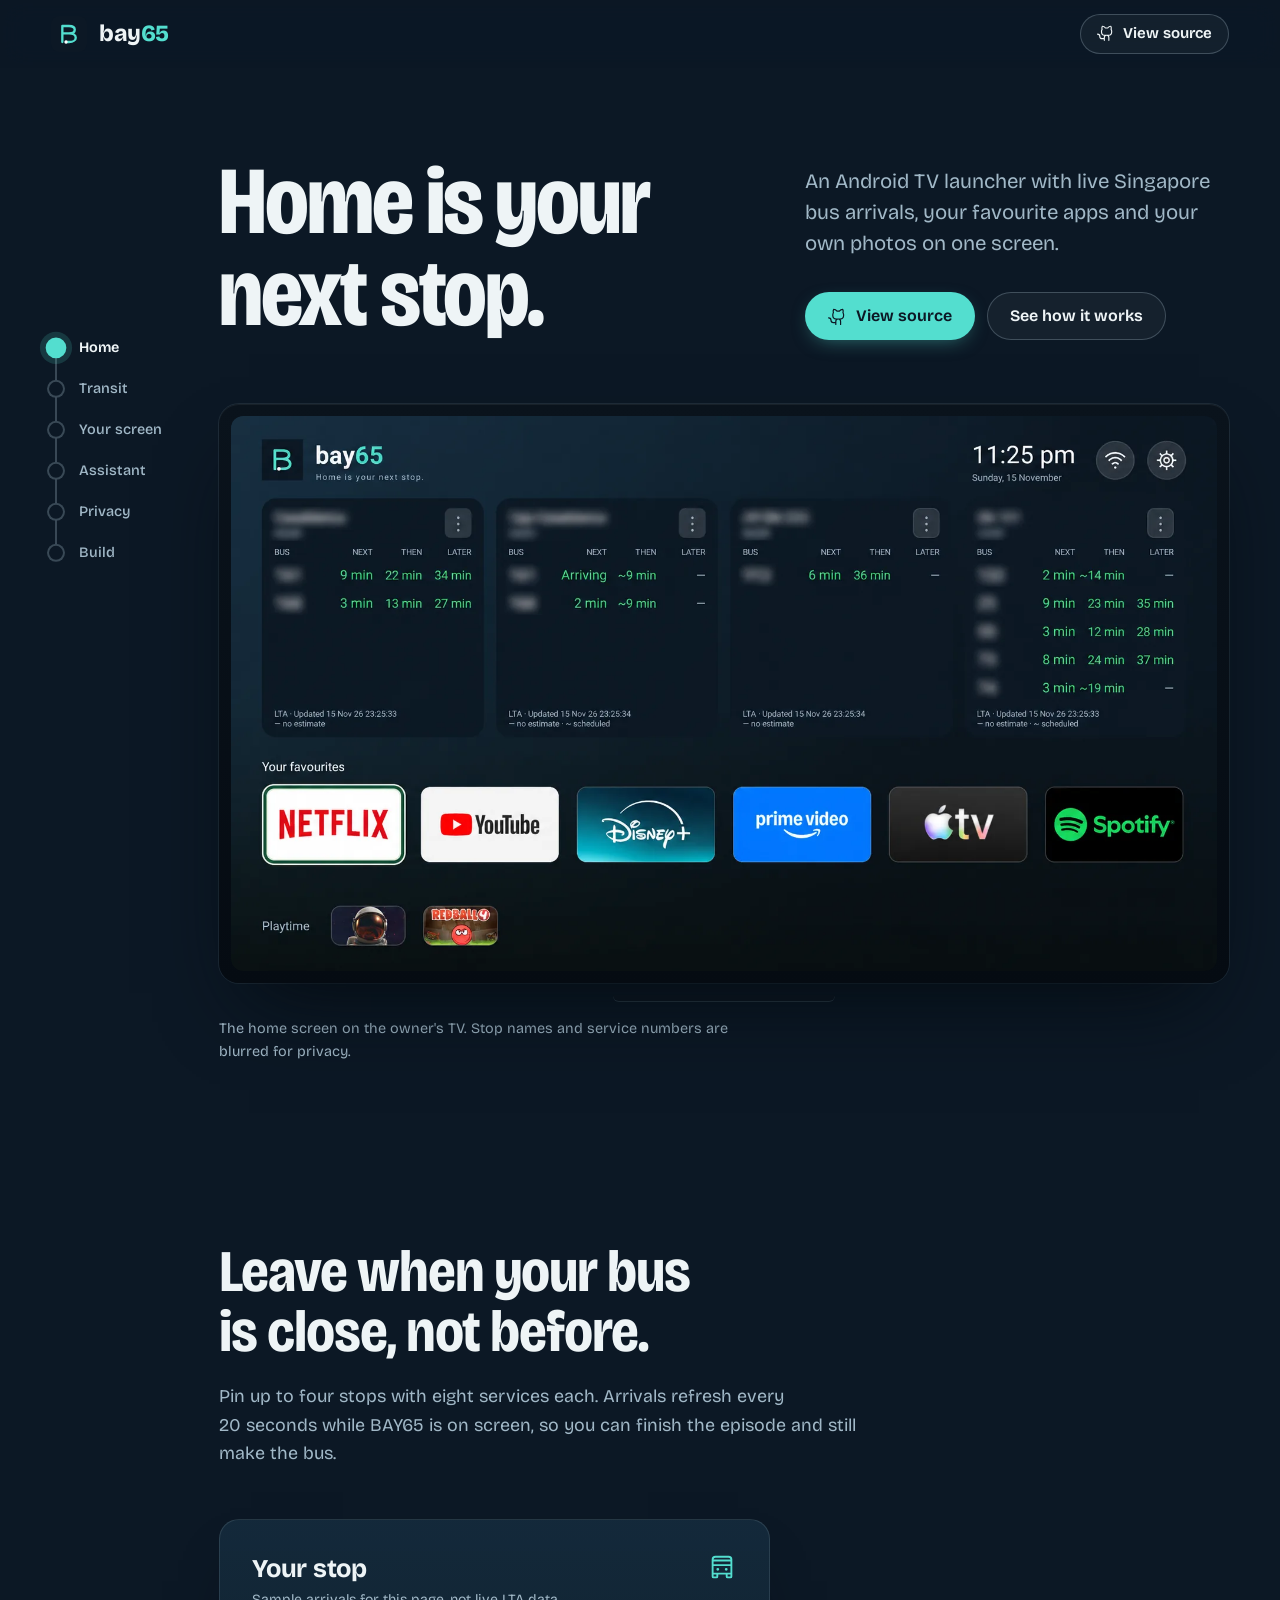
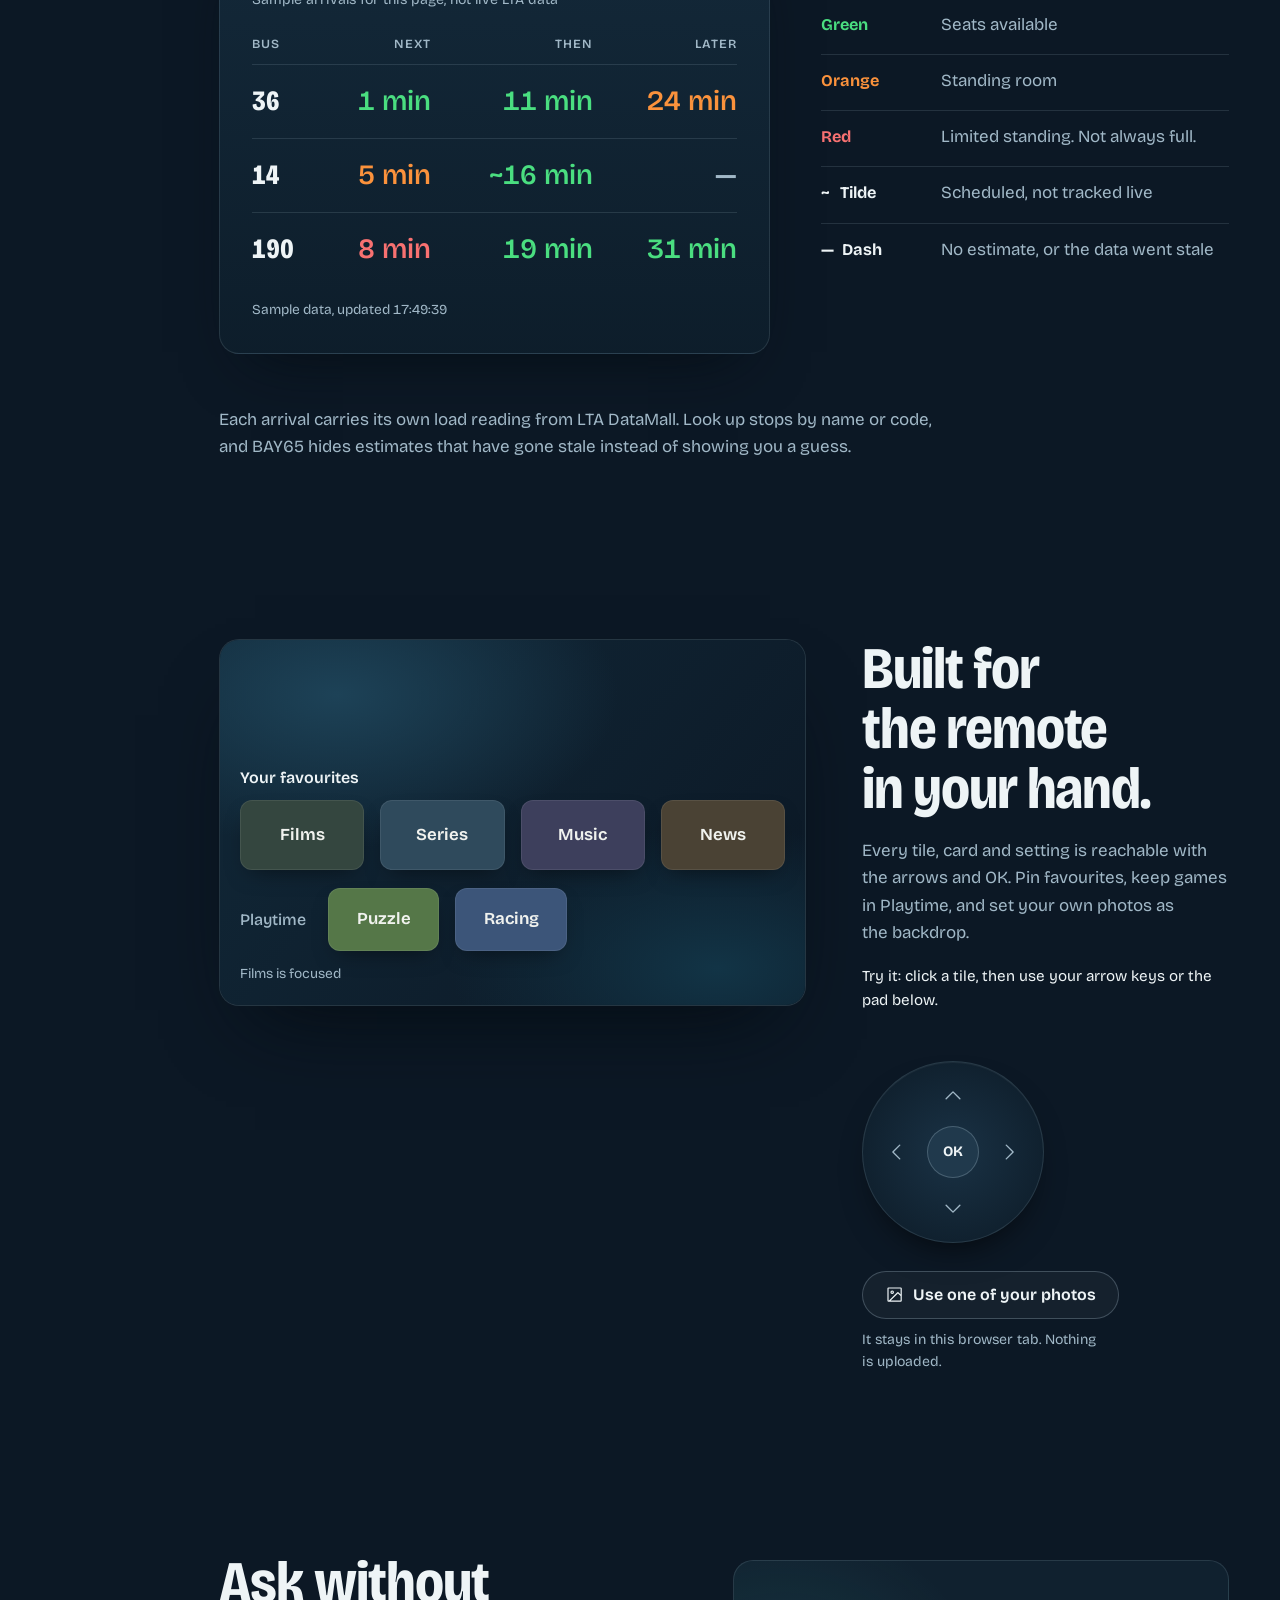
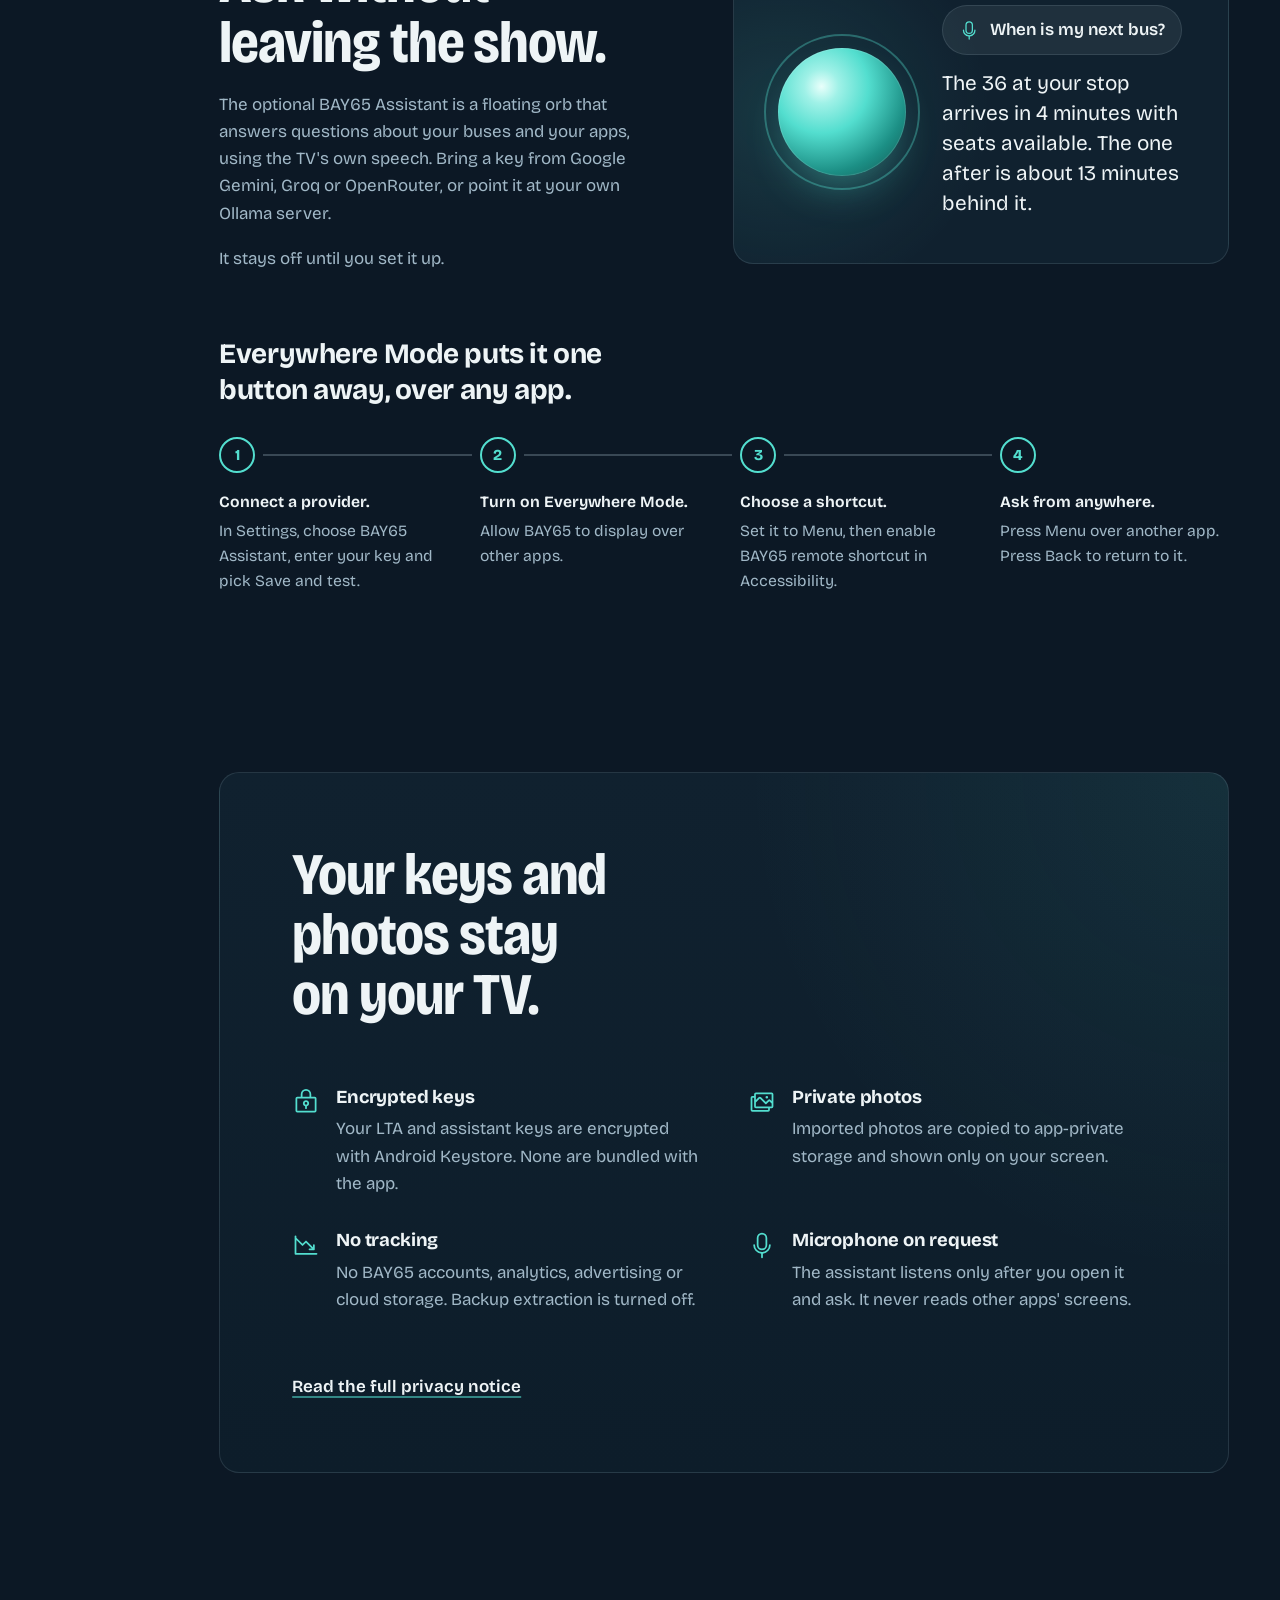
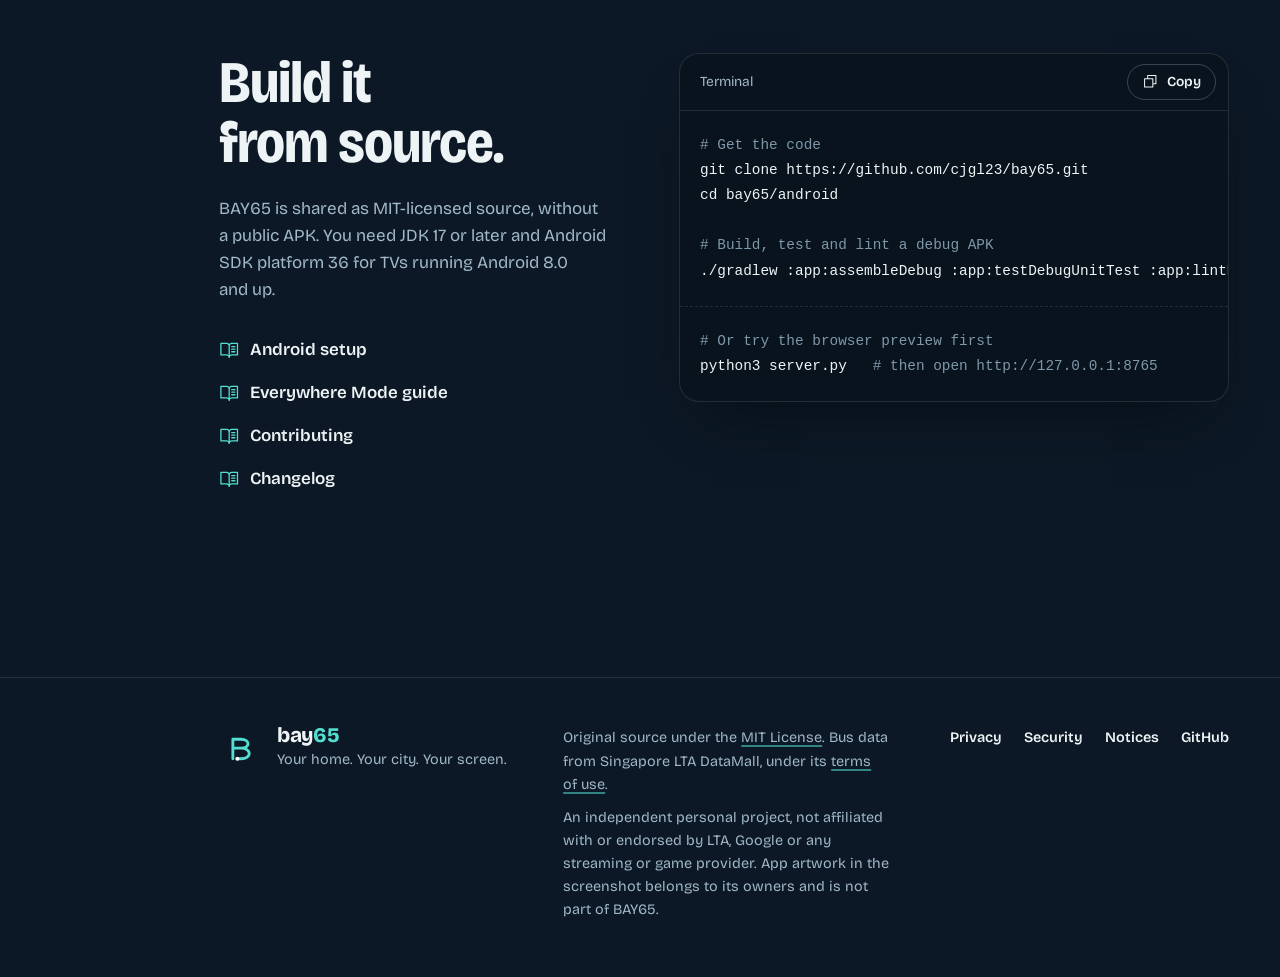
<file: website/index.html>
<!doctype html>
<html lang="en-SG">
<head>
<meta charset="utf-8">
<meta name="viewport" content="width=device-width, initial-scale=1, viewport-fit=cover">
<title>BAY65: Home is your next stop</title>
<meta name="description" content="BAY65 is an open-source Android TV launcher with live Singapore bus arrivals, your favourite apps, your own photos and an optional voice assistant.">
<meta name="theme-color" content="#0C1825">
<meta name="color-scheme" content="dark">
<link rel="icon" href="assets/logo.svg" type="image/svg+xml">
<link rel="preload" href="assets/fonts/bricolage-grotesque.woff2" as="font" type="font/woff2" crossorigin>
<link rel="preload" href="assets/img/home-screen.webp" as="image" type="image/webp" fetchpriority="high">
<link rel="stylesheet" href="styles.css">
<meta property="og:type" content="website">
<meta property="og:title" content="BAY65: Home is your next stop">
<meta property="og:description" content="An Android TV launcher with live Singapore bus arrivals, your favourite apps and your own photos on one screen.">
<meta property="og:image" content="https://cjgl23.github.io/bay65/assets/img/og.png">
<meta property="og:url" content="https://cjgl23.github.io/bay65/">
<meta http-equiv="Content-Security-Policy" content="default-src 'self'; img-src 'self' blob: data:; style-src 'self'; script-src 'self'; font-src 'self'; connect-src 'self'; base-uri 'none'; form-action 'none'">
<meta name="referrer" content="strict-origin-when-cross-origin">
<meta name="twitter:card" content="summary_large_image">
<script src="main.js" defer></script>
</head>
<body>
<svg width="0" height="0" class="sprite" aria-hidden="true">
  <symbol id="i-github" viewBox="0 0 256 256"><path d="M208.31,75.68A59.78,59.78,0,0,0,202.93,28,8,8,0,0,0,196,24a59.75,59.75,0,0,0-48,24H124A59.75,59.75,0,0,0,76,24a8,8,0,0,0-6.93,4,59.78,59.78,0,0,0-5.38,47.68A58.14,58.14,0,0,0,56,104v8a56.06,56.06,0,0,0,48.44,55.47A39.8,39.8,0,0,0,96,192v8H72a24,24,0,0,1-24-24A40,40,0,0,0,8,136a8,8,0,0,0,0,16,24,24,0,0,1,24,24,40,40,0,0,0,40,40H96v16a8,8,0,0,0,16,0V192a24,24,0,0,1,48,0v40a8,8,0,0,0,16,0V192a39.8,39.8,0,0,0-8.44-24.53A56.06,56.06,0,0,0,216,112v-8A58.14,58.14,0,0,0,208.31,75.68ZM200,112a40,40,0,0,1-40,40H112a40,40,0,0,1-40-40v-8a41.74,41.74,0,0,1,6.9-22.48A8,8,0,0,0,80,73.83a43.81,43.81,0,0,1,.79-33.58,43.88,43.88,0,0,1,32.32,20.06A8,8,0,0,0,119.82,64h32.35a8,8,0,0,0,6.74-3.69,43.87,43.87,0,0,1,32.32-20.06A43.81,43.81,0,0,1,192,73.83a8.09,8.09,0,0,0,1,7.65A41.72,41.72,0,0,1,200,104Z"/></symbol>
  <symbol id="i-arrow" viewBox="0 0 256 256"><path d="M200,64V168a8,8,0,0,1-16,0V83.31L69.66,197.66a8,8,0,0,1-11.32-11.32L172.69,72H88a8,8,0,0,1,0-16H192A8,8,0,0,1,200,64Z"/></symbol>
  <symbol id="i-copy" viewBox="0 0 256 256"><path d="M216,32H88a8,8,0,0,0-8,8V80H40a8,8,0,0,0-8,8V216a8,8,0,0,0,8,8H168a8,8,0,0,0,8-8V176h40a8,8,0,0,0,8-8V40A8,8,0,0,0,216,32ZM160,208H48V96H160Zm48-48H176V88a8,8,0,0,0-8-8H96V48H208Z"/></symbol>
  <symbol id="i-check" viewBox="0 0 256 256"><path d="M229.66,77.66l-128,128a8,8,0,0,1-11.32,0l-56-56a8,8,0,0,1,11.32-11.32L96,188.69,218.34,66.34a8,8,0,0,1,11.32,11.32Z"/></symbol>
  <symbol id="i-up" viewBox="0 0 256 256"><path d="M213.66,165.66a8,8,0,0,1-11.32,0L128,91.31,53.66,165.66a8,8,0,0,1-11.32-11.32l80-80a8,8,0,0,1,11.32,0l80,80A8,8,0,0,1,213.66,165.66Z"/></symbol>
  <symbol id="i-down" viewBox="0 0 256 256"><path d="M213.66,101.66l-80,80a8,8,0,0,1-11.32,0l-80-80A8,8,0,0,1,53.66,90.34L128,164.69l74.34-74.35a8,8,0,0,1,11.32,11.32Z"/></symbol>
  <symbol id="i-left" viewBox="0 0 256 256"><path d="M165.66,202.34a8,8,0,0,1-11.32,11.32l-80-80a8,8,0,0,1,0-11.32l80-80a8,8,0,0,1,11.32,11.32L91.31,128Z"/></symbol>
  <symbol id="i-right" viewBox="0 0 256 256"><path d="M181.66,133.66l-80,80a8,8,0,0,1-11.32-11.32L164.69,128,90.34,53.66a8,8,0,0,1,11.32-11.32l80,80A8,8,0,0,1,181.66,133.66Z"/></symbol>
  <symbol id="i-image" viewBox="0 0 256 256"><path d="M208,32H48A16,16,0,0,0,32,48V208a16,16,0,0,0,16,16H208a16,16,0,0,0,16-16V48A16,16,0,0,0,208,32ZM48,48H208v77.38l-24.69-24.7a16,16,0,0,0-22.62,0L53.37,208H48ZM208,208H76l96-96,36,36v60ZM96,120A24,24,0,1,0,72,96,24,24,0,0,0,96,120Zm0-32a8,8,0,1,1-8,8A8,8,0,0,1,96,88Z"/></symbol>
  <symbol id="i-lock" viewBox="0 0 256 256"><path d="M128,112a28,28,0,0,0-8,54.83V184a8,8,0,0,0,16,0V166.83A28,28,0,0,0,128,112Zm0,40a12,12,0,1,1,12-12A12,12,0,0,1,128,152Zm80-72H176V56a48,48,0,0,0-96,0V80H48A16,16,0,0,0,32,96V208a16,16,0,0,0,16,16H208a16,16,0,0,0,16-16V96A16,16,0,0,0,208,80ZM96,56a32,32,0,0,1,64,0V80H96ZM208,208H48V96H208V208Z"/></symbol>
  <symbol id="i-images" viewBox="0 0 256 256"><path d="M216,40H72A16,16,0,0,0,56,56V72H40A16,16,0,0,0,24,88V200a16,16,0,0,0,16,16H184a16,16,0,0,0,16-16V184h16a16,16,0,0,0,16-16V56A16,16,0,0,0,216,40ZM72,56H216v62.75l-10.07-10.06a16,16,0,0,0-22.63,0l-20,20-44-44a16,16,0,0,0-22.62,0L72,109.37ZM184,200H40V88H56v80a16,16,0,0,0,16,16H184Zm32-32H72V132l36-36,49.66,49.66a8,8,0,0,0,11.31,0L194.63,120,216,141.38V168ZM160,84a12,12,0,1,1,12,12A12,12,0,0,1,160,84Z"/></symbol>
  <symbol id="i-chart" viewBox="0 0 256 256"><path d="M232,208a8,8,0,0,1-8,8H32a8,8,0,0,1-8-8V48a8,8,0,0,1,16,0V60.69l56,56,26.34-26.35a8,8,0,0,1,11.32,0L192,148.69V128a8,8,0,0,1,16,0v40a7,7,0,0,1,0,.8c0,.11,0,.21-.05.32s0,.3-.07.46a2.83,2.83,0,0,1-.09.37c0,.13-.06.26-.1.39s-.08.23-.12.35l-.14.39-.15.31c-.06.13-.12.27-.19.4s-.11.18-.16.28l-.24.39-.21.28-.26.35c-.11.14-.24.27-.36.4l-.16.18-.17.15a4.83,4.83,0,0,1-.42.37,3.92,3.92,0,0,1-.32.25l-.3.22-.38.23a2.91,2.91,0,0,1-.3.17l-.37.19-.34.15-.36.13a2.84,2.84,0,0,1-.38.13l-.36.1c-.14,0-.26.07-.4.09l-.42.07-.35.05a7,7,0,0,1-.79,0H160a8,8,0,0,1,0-16h20.69L128,107.31l-26.34,26.35a8,8,0,0,1-11.32,0L40,83.31V200H224A8,8,0,0,1,232,208Z"/></symbol>
  <symbol id="i-mic" viewBox="0 0 256 256"><path d="M128,176a48.05,48.05,0,0,0,48-48V64a48,48,0,0,0-96,0v64A48.05,48.05,0,0,0,128,176ZM96,64a32,32,0,0,1,64,0v64a32,32,0,0,1-64,0Zm40,143.6V240a8,8,0,0,1-16,0V207.6A80.11,80.11,0,0,1,48,128a8,8,0,0,1,16,0,64,64,0,0,0,128,0,8,8,0,0,1,16,0A80.11,80.11,0,0,1,136,207.6Z"/></symbol>
  <symbol id="i-book" viewBox="0 0 256 256"><path d="M232,48H160a40,40,0,0,0-32,16A40,40,0,0,0,96,48H24a8,8,0,0,0-8,8V200a8,8,0,0,0,8,8H96a24,24,0,0,1,24,24,8,8,0,0,0,16,0,24,24,0,0,1,24-24h72a8,8,0,0,0,8-8V56A8,8,0,0,0,232,48ZM96,192H32V64H96a24,24,0,0,1,24,24V200A39.81,39.81,0,0,0,96,192Zm128,0H160a39.81,39.81,0,0,0-24,8V88a24,24,0,0,1,24-24h64ZM160,88h40a8,8,0,0,1,0,16H160a8,8,0,0,1,0-16Zm48,40a8,8,0,0,1-8,8H160a8,8,0,0,1,0-16h40A8,8,0,0,1,208,128Zm0,32a8,8,0,0,1-8,8H160a8,8,0,0,1,0-16h40A8,8,0,0,1,208,160Z"/></symbol>
</svg>

<a class="skip" href="#main">Skip to content</a>

<header class="masthead">
  <a class="brand" href="#top" aria-label="BAY65 home">
    <img src="assets/logo.svg" width="36" height="36" alt="">
    <span class="wordmark">bay<span>65</span></span>
  </a>
  <a class="button button--ghost" href="https://github.com/cjgl23/bay65">
    <svg class="icon" aria-hidden="true"><use href="#i-github"/></svg>View source
  </a>
</header>

<nav class="route" aria-label="Sections">
  <ol>
    <li><a href="#top" data-stop="top">Home</a></li>
    <li><a href="#transit" data-stop="transit">Transit</a></li>
    <li><a href="#screen" data-stop="screen">Your screen</a></li>
    <li><a href="#assistant" data-stop="assistant">Assistant</a></li>
    <li><a href="#privacy" data-stop="privacy">Privacy</a></li>
    <li><a href="#build" data-stop="build">Build</a></li>
  </ol>
</nav>

<main id="main">

  <section class="hero" id="top" data-section>
    <div class="hero__copy">
      <h1>Home is your next&nbsp;stop.</h1>
      <p class="lede">An Android TV launcher with live Singapore bus arrivals, your favourite apps and your own photos on one screen.</p>
      <div class="actions">
        <a class="button" href="https://github.com/cjgl23/bay65">
          <svg class="icon" aria-hidden="true"><use href="#i-github"/></svg>View source
        </a>
        <a class="button button--ghost" href="#transit">See how it works</a>
      </div>
    </div>
    <figure class="tv">
      <div class="tv__screen">
        <img src="assets/img/home-screen.webp"
             srcset="assets/img/home-screen-1000.webp 1000w, assets/img/home-screen.webp 1672w"
             sizes="(min-width: 1100px) 78vw, 100vw"
             width="1672" height="941" fetchpriority="high"
             alt="The BAY65 home screen on a TV: four bus stop cards with colour-coded arrival times, a row of favourite apps and a Playtime row of games.">
      </div>
      <figcaption>The home screen on the owner's TV. Stop names and service numbers are blurred for privacy.</figcaption>
    </figure>
  </section>

  <section class="transit" id="transit" data-section aria-labelledby="transit-title">
    <div class="transit__intro">
      <h2 id="transit-title">Leave when your bus is close, not&nbsp;before.</h2>
      <p>Pin up to four stops with eight services each. Arrivals refresh every 20&nbsp;seconds while BAY65 is on screen, so you can finish the episode and still make the bus.</p>
    </div>

    <div class="transit__board">
      <article class="stop" aria-labelledby="stop-name">
        <header class="stop__head">
          <div>
            <h3 id="stop-name">Your stop</h3>
            <p class="stop__meta">Sample arrivals for this page, not live LTA data</p>
          </div>
          <svg class="icon icon--bus" aria-hidden="true" viewBox="0 0 256 256"><path fill="currentColor" d="M184,32H72A32,32,0,0,0,40,64V208a16,16,0,0,0,16,16H80a16,16,0,0,0,16-16V192h64v16a16,16,0,0,0,16,16h24a16,16,0,0,0,16-16V64A32,32,0,0,0,184,32ZM56,176V120H200v56Zm0-96H200v24H56ZM72,48H184a16,16,0,0,1,16,16H56A16,16,0,0,1,72,48Zm8,160H56V192H80Zm96,0V192h24v16Zm-72-60a12,12,0,1,1-12-12A12,12,0,0,1,104,148Zm72,0a12,12,0,1,1-12-12A12,12,0,0,1,176,148Z"/></svg>
        </header>
        <table class="stop__table">
          <thead><tr><th scope="col">Bus</th><th scope="col">Next</th><th scope="col">Then</th><th scope="col">Later</th></tr></thead>
          <tbody id="arrivals">
            <tr><th scope="row">36</th><td class="seats">2 min</td><td class="seats">11 min</td><td class="standing">24 min</td></tr>
            <tr><th scope="row">14</th><td class="standing">5 min</td><td class="seats">~16 min</td><td class="none">&mdash;</td></tr>
            <tr><th scope="row">190</th><td class="limited">8 min</td><td class="seats">19 min</td><td class="seats">31 min</td></tr>
          </tbody>
        </table>
        <p class="stop__foot" aria-live="polite"><span id="updated">Updated just now</span></p>
      </article>

      <dl class="legend">
        <div><dt class="seats">Green</dt><dd>Seats available</dd></div>
        <div><dt class="standing">Orange</dt><dd>Standing room</dd></div>
        <div><dt class="limited">Red</dt><dd>Limited standing. Not always full.</dd></div>
        <div><dt><span class="glyph">~</span> Tilde</dt><dd>Scheduled, not tracked live</dd></div>
        <div><dt><span class="glyph">&mdash;</span> Dash</dt><dd>No estimate, or the data went stale</dd></div>
      </dl>
    </div>

    <p class="transit__note">Each arrival carries its own load reading from LTA DataMall. Look up stops by name or code, and BAY65 hides estimates that have gone stale instead of showing you a guess.</p>
  </section>

  <section class="screen" id="screen" data-section aria-labelledby="screen-title">
    <div class="screen__copy">
      <h2 id="screen-title">Built for the remote in your&nbsp;hand.</h2>
      <p>Every tile, card and setting is reachable with the arrows and OK. Pin favourites, keep games in Playtime, and set your own photos as the backdrop.</p>
      <p class="hint" id="pad-hint">Try it: click a tile, then use your arrow keys or the pad below.</p>
    </div>

    <div class="launcher" id="launcher" aria-describedby="pad-hint">
      <div class="launcher__photo" id="launcher-photo" aria-hidden="true"></div>
      <div class="launcher__body">
        <p class="launcher__row-title" id="fav-title">Your favourites</p>
        <div class="tiles" role="grid" aria-labelledby="fav-title" data-cols="4">
          <div role="row" class="tiles__row">
            <button role="gridcell" class="tile" data-r="0" data-c="0" tabindex="0">Films</button>
            <button role="gridcell" class="tile" data-r="0" data-c="1" tabindex="-1">Series</button>
            <button role="gridcell" class="tile" data-r="0" data-c="2" tabindex="-1">Music</button>
            <button role="gridcell" class="tile" data-r="0" data-c="3" tabindex="-1">News</button>
          </div>
          <div role="row" class="tiles__row tiles__row--play">
            <span class="launcher__row-title launcher__row-title--inline">Playtime</span>
            <button role="gridcell" class="tile tile--game" data-r="1" data-c="0" tabindex="-1">Puzzle</button>
            <button role="gridcell" class="tile tile--game" data-r="1" data-c="1" tabindex="-1">Racing</button>
          </div>
        </div>
        <p class="launcher__status" id="launcher-status" aria-live="polite">Films is focused</p>
      </div>
    </div>

    <div class="screen__controls">
      <div class="pad" role="group" aria-label="Remote control">
        <button class="pad__btn pad__up" data-dir="up" aria-label="Up"><svg class="icon" aria-hidden="true"><use href="#i-up"/></svg></button>
        <button class="pad__btn pad__left" data-dir="left" aria-label="Left"><svg class="icon" aria-hidden="true"><use href="#i-left"/></svg></button>
        <button class="pad__btn pad__ok" data-dir="ok">OK</button>
        <button class="pad__btn pad__right" data-dir="right" aria-label="Right"><svg class="icon" aria-hidden="true"><use href="#i-right"/></svg></button>
        <button class="pad__btn pad__down" data-dir="down" aria-label="Down"><svg class="icon" aria-hidden="true"><use href="#i-down"/></svg></button>
      </div>
      <div class="photo-pick">
        <label class="button button--ghost" for="photo-input">
          <svg class="icon" aria-hidden="true"><use href="#i-image"/></svg>Use one of your photos
        </label>
        <input type="file" id="photo-input" accept="image/*" class="visually-hidden">
        <p class="photo-pick__help" id="photo-help">It stays in this browser tab. Nothing is uploaded.</p>
      </div>
    </div>
  </section>

  <section class="assistant" id="assistant" data-section aria-labelledby="assistant-title">
    <div class="assistant__stage">
      <div class="orb" aria-hidden="true"><span></span></div>
      <div class="exchange" aria-label="Example exchange">
        <p class="exchange__q"><svg class="icon" aria-hidden="true"><use href="#i-mic"/></svg>When is my next bus?</p>
        <p class="exchange__a">The 36 at your stop arrives in 4 minutes with seats available. The one after is about 13 minutes behind it.</p>
      </div>
    </div>
    <div class="assistant__copy">
      <h2 id="assistant-title">Ask without leaving the&nbsp;show.</h2>
      <p>The optional BAY65 Assistant is a floating orb that answers questions about your buses and your apps, using the TV's own speech. Bring a key from Google Gemini, Groq or OpenRouter, or point it at your own Ollama server.</p>
      <p>It stays off until you set it up.</p>
    </div>

    <div class="everywhere">
      <h3>Everywhere Mode puts it one button away, over any&nbsp;app.</h3>
      <ol class="steps">
        <li><strong>Connect a provider.</strong> In Settings, choose BAY65 Assistant, enter your key and pick Save and test.</li>
        <li><strong>Turn on Everywhere Mode.</strong> Allow BAY65 to display over other apps.</li>
        <li><strong>Choose a shortcut.</strong> Set it to Menu, then enable BAY65 remote shortcut in Accessibility.</li>
        <li><strong>Ask from anywhere.</strong> Press Menu over another app. Press Back to return to it.</li>
      </ol>
    </div>
  </section>

  <section class="privacy" id="privacy" data-section aria-labelledby="privacy-title">
    <h2 id="privacy-title">Your keys and photos stay on your&nbsp;TV.</h2>
    <ul class="facts">
      <li>
        <svg class="icon" aria-hidden="true"><use href="#i-lock"/></svg>
        <div><h3>Encrypted keys</h3><p>Your LTA and assistant keys are encrypted with Android Keystore. None are bundled with the app.</p></div>
      </li>
      <li>
        <svg class="icon" aria-hidden="true"><use href="#i-images"/></svg>
        <div><h3>Private photos</h3><p>Imported photos are copied to app-private storage and shown only on your screen.</p></div>
      </li>
      <li>
        <svg class="icon" aria-hidden="true"><use href="#i-chart"/></svg>
        <div><h3>No tracking</h3><p>No BAY65 accounts, analytics, advertising or cloud storage. Backup extraction is turned off.</p></div>
      </li>
      <li>
        <svg class="icon" aria-hidden="true"><use href="#i-mic"/></svg>
        <div><h3>Microphone on request</h3><p>The assistant listens only after you open it and ask. It never reads other apps' screens.</p></div>
      </li>
    </ul>
    <p class="privacy__more"><a href="https://github.com/cjgl23/bay65/blob/main/PRIVACY.md">Read the full privacy notice</a></p>
  </section>

  <section class="build" id="build" data-section aria-labelledby="build-title">
    <div class="build__copy">
      <h2 id="build-title">Build it from&nbsp;source.</h2>
      <p>BAY65 is shared as MIT-licensed source, without a public APK. You need JDK&nbsp;17 or later and Android SDK platform&nbsp;36 for TVs running Android&nbsp;8.0 and up.</p>
      <ul class="doclinks">
        <li><a href="https://github.com/cjgl23/bay65/blob/main/android/README.md"><svg class="icon" aria-hidden="true"><use href="#i-book"/></svg>Android setup</a></li>
        <li><a href="https://github.com/cjgl23/bay65/blob/main/android/EVERYWHERE.md"><svg class="icon" aria-hidden="true"><use href="#i-book"/></svg>Everywhere Mode guide</a></li>
        <li><a href="https://github.com/cjgl23/bay65/blob/main/CONTRIBUTING.md"><svg class="icon" aria-hidden="true"><use href="#i-book"/></svg>Contributing</a></li>
        <li><a href="https://github.com/cjgl23/bay65/blob/main/CHANGELOG.md"><svg class="icon" aria-hidden="true"><use href="#i-book"/></svg>Changelog</a></li>
      </ul>
    </div>
    <div class="terminal">
      <div class="terminal__bar">
        <span>Terminal</span>
        <button class="copy" type="button" data-copy="build-cmds"><svg class="icon" aria-hidden="true"><use href="#i-copy"/></svg><span>Copy</span></button>
      </div>
<pre id="build-cmds"><code><span class="c"># Get the code</span>
git clone https://github.com/cjgl23/bay65.git
cd bay65/android

<span class="c"># Build, test and lint a debug APK</span>
./gradlew :app:assembleDebug :app:testDebugUnitTest :app:lintDebug</code></pre>
      <div class="terminal__alt">
<pre><code><span class="c"># Or try the browser preview first</span>
python3 server.py   <span class="c"># then open http://127.0.0.1:8765</span></code></pre>
      </div>
    </div>
  </section>

</main>

<footer class="footer">
  <div class="footer__brand">
    <img src="assets/logo.svg" width="44" height="44" alt="">
    <p><span class="wordmark">bay<span>65</span></span><br>Your home. Your city. Your screen.</p>
  </div>
  <div class="footer__legal">
    <p>Original source under the <a href="https://github.com/cjgl23/bay65/blob/main/LICENSE">MIT License</a>. Bus data from Singapore LTA DataMall, under its <a href="https://github.com/cjgl23/bay65/blob/main/DATA-ATTRIBUTION.md">terms of use</a>.</p>
    <p>An independent personal project, not affiliated with or endorsed by LTA, Google or any streaming or game provider. App artwork in the screenshot belongs to its owners and is not part of BAY65.</p>
  </div>
  <ul class="footer__links">
    <li><a href="https://github.com/cjgl23/bay65/blob/main/PRIVACY.md">Privacy</a></li>
    <li><a href="https://github.com/cjgl23/bay65/blob/main/SECURITY.md">Security</a></li>
    <li><a href="https://github.com/cjgl23/bay65/blob/main/THIRD-PARTY-NOTICES.md">Notices</a></li>
    <li><a href="https://github.com/cjgl23/bay65">GitHub</a></li>
  </ul>
</footer>
</body>
</html>
</file>
<file: website/styles.css>
/* BAY65 website
   Shape rule: actions are pills, surfaces (cards, TV, terminal) use --r-surface, app tiles use --r-tile.
   Theme: dark only, matching the TV launcher and the brand mark. */

@font-face {
  font-family: "Bricolage Grotesque";
  src: url("assets/fonts/bricolage-grotesque.woff2") format("woff2-variations"),
       url("assets/fonts/bricolage-grotesque.woff2") format("woff2");
  font-weight: 200 800;
  font-stretch: 75% 100%;
  font-display: swap;
}

:root {
  --night: #0c1825;
  --harbour: #10212f;
  --harbour-2: #152b3c;
  --line: rgb(161 184 199 / 0.16);
  --line-strong: rgb(161 184 199 / 0.3);
  --mist: #a1b8c7;
  --paper: #eef4f6;
  --bay: #53decf;
  --bay-deep: #2aa79a;
  --seats: #4ade80;
  --standing: #fb923c;
  --limited: #f87171;

  --r-surface: 20px;
  --r-tile: 12px;

  --font: "Bricolage Grotesque", ui-sans-serif, system-ui, sans-serif;
  --mono: ui-monospace, "SF Mono", "Cascadia Code", Menlo, Consolas, monospace;

  --gutter: clamp(16px, 4vw, 56px);
  --rail: 0px;
  --content: 1240px;
  --section-gap: clamp(96px, 14vw, 184px);

  --ease-out: cubic-bezier(0.16, 1, 0.3, 1);

  color-scheme: dark;
}

@media (min-width: 1180px) {
  :root { --rail: 168px; }
}

*, *::before, *::after { box-sizing: border-box; }

html {
  scroll-behavior: smooth;
  scroll-padding-top: 88px;
  -webkit-text-size-adjust: 100%;
  scrollbar-color: #2b4558 var(--night);
}

body {
  margin: 0;
  background:
    radial-gradient(1200px 700px at 12% -10%, #183346 0%, transparent 60%),
    var(--night);
  background-repeat: no-repeat;
  color: var(--paper);
  font-family: var(--font);
  font-size: 1.0625rem;
  line-height: 1.6;
  font-optical-sizing: auto;
  font-variation-settings: "wdth" 100;
  -webkit-font-smoothing: antialiased;
  text-rendering: optimizeLegibility;
  overflow-x: hidden;
}

::selection { background: var(--bay); color: var(--night); }

img { display: block; max-width: 100%; height: auto; }
.sprite { position: absolute; }

a { color: inherit; text-decoration-color: rgb(83 222 207 / 0.55); text-underline-offset: 0.22em; text-decoration-thickness: 1.5px; }
a:hover { text-decoration-color: var(--bay); }

:focus-visible { outline: 3px solid var(--bay); outline-offset: 3px; border-radius: 6px; }

h1, h2, h3 { margin: 0; font-weight: 720; text-wrap: balance; }
h2 {
  font-size: clamp(2.1rem, 4.6vw, 3.9rem);
  line-height: 1.02;
  letter-spacing: -0.018em;
  font-stretch: 86%;
  font-variation-settings: "wdth" 86;
  max-width: 17ch;
}
h3 { font-size: 1.15rem; letter-spacing: -0.01em; line-height: 1.3; }
p { margin: 0; text-wrap: pretty; }

.icon { width: 1.2em; height: 1.2em; flex: none; fill: currentColor; }

.visually-hidden {
  position: absolute !important; width: 1px; height: 1px; overflow: hidden;
  clip-path: inset(50%); white-space: nowrap;
}

.skip {
  position: fixed; left: 16px; top: -60px; z-index: 30;
  background: var(--bay); color: var(--night); padding: 10px 16px; border-radius: 999px;
  font-weight: 650; text-decoration: none; transition: top .2s var(--ease-out);
}
.skip:focus { top: 12px; }

/* Buttons */
.button {
  display: inline-flex; align-items: center; gap: 0.55em;
  min-height: 48px; padding: 0 22px;
  border-radius: 999px; border: 1px solid transparent;
  background: var(--bay); color: var(--night);
  font: 650 1rem/1 var(--font); text-decoration: none; white-space: nowrap;
  cursor: pointer;
  transition: transform .18s var(--ease-out), background-color .18s, border-color .18s, box-shadow .18s;
  box-shadow: 0 6px 20px -8px rgb(83 222 207 / 0.55);
}
.button:hover { background: #6ae6d9; }
.button:active { transform: translateY(1px) scale(0.985); }
.button--ghost {
  background: rgb(238 244 246 / 0.04); color: var(--paper);
  border-color: var(--line-strong); box-shadow: none;
}
.button--ghost:hover { background: rgb(238 244 246 / 0.1); border-color: rgb(161 184 199 / 0.5); }

/* Masthead */
.masthead {
  position: sticky; top: 0; z-index: 20;
  display: flex; align-items: center; justify-content: space-between; gap: 16px;
  height: 68px;
  padding: 0 var(--gutter);
  background: rgb(12 24 37 / 0.78);
  backdrop-filter: blur(14px) saturate(140%);
  -webkit-backdrop-filter: blur(14px) saturate(140%);
  border-bottom: 1px solid transparent;
  transition: border-color .3s;
}
.masthead.is-scrolled { border-bottom-color: var(--line); }
.masthead .button { min-height: 40px; padding: 0 16px; font-size: 0.94rem; }

.brand { display: inline-flex; align-items: center; gap: 12px; text-decoration: none; border-radius: 10px; }
.brand img { border-radius: 8px; }
.wordmark { font-weight: 760; font-size: 1.45rem; letter-spacing: -0.02em; line-height: 1; }
.wordmark span { color: var(--bay); }

/* Route rail: section navigation drawn as a bus route */
.route { display: none; }
@media (min-width: 1180px) {
  .route {
    display: block; position: fixed; z-index: 10;
    left: calc(var(--gutter) - 4px); top: 50%; transform: translateY(-50%);
  }
  .route ol { list-style: none; margin: 0; padding: 0; position: relative; }
  .route ol::before {
    content: ""; position: absolute; left: 8px; top: 14px; bottom: 14px; width: 2px;
    background: linear-gradient(var(--bay) var(--progress, 0%), var(--line-strong) var(--progress, 0%));
    border-radius: 2px;
    transition: background .4s;
  }
  .route a {
    display: flex; align-items: center; gap: 14px;
    padding: 9px 8px 9px 0;
    color: var(--mist); text-decoration: none; font-size: 0.9rem; font-weight: 520;
    transition: color .25s;
  }
  .route a::before {
    content: ""; flex: none; width: 18px; height: 18px; border-radius: 50%;
    background: var(--night); border: 2px solid var(--line-strong);
    position: relative; z-index: 1;
    transition: background-color .3s var(--ease-out), border-color .3s, transform .3s var(--ease-out);
  }
  .route a.is-passed::before { border-color: var(--bay); }
  .route a.is-current { color: var(--paper); font-weight: 650; }
  .route a.is-current::before { background: var(--bay); border-color: var(--bay); transform: scale(1.15); box-shadow: 0 0 0 5px rgb(83 222 207 / 0.16); }
  .route a:hover { color: var(--paper); }
}

/* Main layout */
main, .footer {
  padding-left: calc(var(--gutter) + var(--rail));
  padding-right: var(--gutter);
}
main > section {
  max-width: var(--content);
  margin: 0 auto var(--section-gap);
}

/* Hero */
.hero {
  padding-top: clamp(40px, 7vw, 88px);
  display: grid;
  gap: clamp(36px, 5vw, 64px);
}
.hero h1 {
  font-size: clamp(3.1rem, 8.6vw, 6rem);
  line-height: 0.96;
  letter-spacing: -0.022em;
  font-weight: 740;
  font-stretch: 84%;
  font-variation-settings: "wdth" 84;
  max-width: 11ch;
}
.hero__copy { display: grid; gap: 22px; }
@media (min-width: 900px) {
  .hero__copy {
    grid-template-columns: minmax(0, 1.25fr) minmax(0, 1fr);
    column-gap: 56px; align-items: end;
  }
  .hero h1 { grid-row: span 2; }
  .lede { align-self: end; }
}
.lede { font-size: clamp(1.12rem, 1.6vw, 1.3rem); color: var(--mist); max-width: 34ch; line-height: 1.5; }
.actions { display: flex; flex-wrap: wrap; gap: 12px; }

.tv { margin: 0; }
.tv__screen {
  position: relative;
  border-radius: var(--r-surface);
  padding: clamp(6px, 0.9vw, 12px);
  background: linear-gradient(180deg, #0a131c, #050b12);
  box-shadow:
    inset 0 1px 0 rgb(255 255 255 / 0.06),
    0 40px 80px -30px rgb(3 10 16 / 0.9),
    0 0 0 1px rgb(161 184 199 / 0.12);
}
.tv__screen::after {
  content: ""; position: absolute; left: 50%; bottom: -18px; width: 22%; height: 6px;
  transform: translateX(-50%); border-radius: 0 0 8px 8px;
  background: #08111a; box-shadow: 0 1px 0 rgb(161 184 199 / 0.12);
}
.tv__screen img {
  width: 100%; aspect-ratio: 1672 / 941; object-fit: cover;
  border-radius: calc(var(--r-surface) - 8px);
  background: #0e1d2a;
}
.tv figcaption { margin-top: 34px; font-size: 0.9rem; color: var(--mist); max-width: 60ch; }

/* The one authored load moment: the TV switches on */
@media (prefers-reduced-motion: no-preference) {
  .js .tv__screen img {
    animation: power-on 1.1s var(--ease-out) 0.25s both;
  }
  .js .hero__copy > * { animation: rise .8s var(--ease-out) both; }
  .js .hero__copy > :nth-child(2) { animation-delay: .08s; }
  .js .hero__copy > :nth-child(3) { animation-delay: .16s; }
}
@keyframes power-on {
  0% { clip-path: inset(49.6% 0 49.6% 0 round 12px); filter: brightness(2.6) saturate(0); }
  35% { clip-path: inset(49.6% 0 49.6% 0 round 12px); filter: brightness(2.2) saturate(0.2); }
  100% { clip-path: inset(0 0 0 0 round 12px); filter: brightness(1) saturate(1); }
}
@keyframes rise {
  from { opacity: 0; transform: translateY(14px); }
  to { opacity: 1; transform: none; }
}

/* Transit */
.transit { display: grid; gap: clamp(32px, 4vw, 52px); }
.transit__intro { display: grid; gap: 20px; }
.transit__intro p { color: var(--mist); max-width: 54ch; font-size: 1.12rem; }

.transit__board {
  display: grid; gap: clamp(28px, 4vw, 56px);
  align-items: center;
}
@media (min-width: 900px) {
  .transit__board { grid-template-columns: minmax(0, 1.35fr) minmax(0, 1fr); }
}

.stop {
  background: linear-gradient(180deg, rgb(21 43 60 / 0.92), rgb(14 30 43 / 0.95));
  border: 1px solid var(--line);
  border-radius: var(--r-surface);
  padding: clamp(20px, 2.6vw, 32px);
  box-shadow: 0 30px 60px -32px rgb(3 10 16 / 0.85);
}
.stop__head { display: flex; justify-content: space-between; gap: 16px; align-items: flex-start; }
.stop__head h3 { font-size: clamp(1.3rem, 2vw, 1.6rem); }
.stop__meta { color: var(--mist); font-size: 0.88rem; margin-top: 4px; }
.icon--bus { width: 30px; height: 30px; color: var(--bay); }

.stop__table {
  width: 100%; border-collapse: collapse; margin-top: 22px;
  font-variant-numeric: tabular-nums;
}
.stop__table th[scope="col"] {
  font-size: 0.78rem; font-weight: 600; letter-spacing: 0.08em; text-transform: uppercase;
  color: var(--mist); text-align: right; padding: 0 0 10px;
}
.stop__table th[scope="col"]:first-child { text-align: left; }
.stop__table tbody th, .stop__table td {
  padding: 14px 0; border-top: 1px solid var(--line);
  font-size: clamp(1.15rem, 2.4vw, 1.75rem); font-weight: 560; text-align: right; white-space: nowrap;
}
.stop__table tbody th { text-align: left; font-weight: 760; color: var(--paper); font-stretch: 80%; font-variation-settings: "wdth" 80; }
.stop__table td { padding-left: 12px; transition: color .4s; }
.stop__table td.changed { animation: tick .9s var(--ease-out); }
@keyframes tick { from { opacity: .25; transform: translateY(-4px); } to { opacity: 1; transform: none; } }
.stop__foot { margin-top: 14px; font-size: 0.86rem; color: var(--mist); font-variant-numeric: tabular-nums; }

.seats { color: var(--seats); }
.standing { color: var(--standing); }
.limited { color: var(--limited); }
.none { color: var(--mist); }

.legend { margin: 0; display: grid; gap: 4px; }
.legend > div {
  display: grid; grid-template-columns: 6.5rem 1fr; gap: 16px; align-items: baseline;
  padding: 12px 0;
}
.legend > div + div { border-top: 1px solid var(--line); }
.legend dt { font-weight: 680; font-size: 1.02rem; }
.legend dd { margin: 0; color: var(--mist); }
.glyph { display: inline-block; min-width: 1ch; color: var(--paper); font-weight: 700; margin-right: 4px; }

.transit__note { color: var(--mist); max-width: 66ch; }

/* Your screen: interactive launcher */
.screen {
  display: grid; gap: clamp(28px, 4vw, 48px);
  grid-template-areas: "copy" "launcher" "controls";
}
@media (min-width: 980px) {
  .screen {
    grid-template-columns: minmax(0, 1.6fr) minmax(0, 1fr);
    grid-template-areas: "launcher copy" "launcher controls";
    align-items: start;
    column-gap: 56px;
  }
  .screen__controls { align-self: end; }
}
.screen__copy { grid-area: copy; display: grid; gap: 18px; }
.screen__copy p { color: var(--mist); max-width: 44ch; }
.screen__copy .hint { color: var(--paper); font-size: 0.95rem; }

.launcher {
  grid-area: launcher;
  position: relative; overflow: hidden;
  aspect-ratio: 16 / 10;
  border-radius: var(--r-surface);
  border: 1px solid var(--line);
  background: #0d1c29;
  box-shadow: 0 40px 80px -36px rgb(3 10 16 / 0.9);
  isolation: isolate;
}
.launcher__photo {
  position: absolute; inset: 0; z-index: -1;
  background:
    radial-gradient(80% 70% at 20% 15%, #1d4257 0%, transparent 60%),
    radial-gradient(70% 60% at 85% 90%, #123446 0%, transparent 65%),
    linear-gradient(130deg, #112838, #0c1825);
  background-size: cover; background-position: center;
  transition: opacity .6s;
}
.launcher__photo.has-photo::after {
  content: ""; position: absolute; inset: 0;
  background: linear-gradient(0deg, rgb(9 15 20 / 0.88), rgb(9 15 20 / 0.15) 70%);
}
.launcher__body {
  position: absolute; inset: 0;
  display: flex; flex-direction: column; justify-content: flex-end;
  padding: clamp(16px, 3.4%, 32px);
}
.launcher__row-title { font-size: clamp(0.8rem, 1.4vw, 1rem); font-weight: 600; margin-bottom: 10px; }
.tiles { display: grid; gap: clamp(10px, 2vw, 18px); }
.tiles__row { display: grid; grid-template-columns: repeat(4, minmax(0, 1fr)); gap: clamp(8px, 1.6vw, 16px); }
.tiles__row--play { grid-template-columns: auto repeat(2, minmax(0, 0.55fr)) 1fr; align-items: center; }
.launcher__row-title--inline { margin: 0 6px 0 0; color: var(--mist); font-weight: 520; }

.tile {
  aspect-ratio: 16 / 9;
  border: 1px solid rgb(255 255 255 / 0.08);
  border-radius: var(--r-tile);
  background: #34463f;
  color: #f0f2ee;
  font: 650 clamp(0.72rem, 1.5vw, 1.05rem)/1.1 var(--font);
  cursor: pointer;
  box-shadow: 0 10px 22px -10px rgb(0 0 0 / 0.5);
  transition: transform .2s var(--ease-out), box-shadow .2s var(--ease-out);
}
.tile:nth-child(2) { background: #2f4a5c; }
.tile:nth-child(3) { background: #3d3f5c; }
.tile:nth-child(4) { background: #4a4234; }
.tile--game { background: #557748 !important; }
.tile--game + .tile--game { background: #3c5579 !important; }
.tile:focus { outline: none; }
.tile:focus-visible, .tile.is-focused {
  transform: translateY(-4px) scale(1.04);
  box-shadow: 0 0 0 3px var(--paper), 0 0 0 6px rgb(12 24 37 / 0.9), 0 16px 30px -10px rgb(0 0 0 / 0.6);
  border-radius: var(--r-tile);
}
.tile.is-pressed { transform: scale(0.97); }
.launcher__status { margin-top: 12px; font-size: clamp(0.72rem, 1.2vw, 0.86rem); color: var(--mist); min-height: 1.4em; }

.screen__controls {
  grid-area: controls;
  display: flex; flex-wrap: wrap; align-items: center; gap: 28px 36px;
}
.pad {
  display: grid;
  grid-template-columns: repeat(3, 52px);
  grid-template-rows: repeat(3, 52px);
  grid-template-areas: ". up ." "left ok right" ". down .";
  gap: 4px;
  padding: 8px; border-radius: 50%;
  background: radial-gradient(circle, #1a3245 0%, #10212f 70%);
  border: 1px solid var(--line);
  box-shadow: inset 0 1px 0 rgb(255 255 255 / 0.05), 0 18px 36px -18px rgb(0 0 0 / 0.8);
}
.pad__btn {
  display: grid; place-items: center;
  border: 0; border-radius: 14px; background: transparent; color: var(--mist);
  cursor: pointer; font: 700 0.9rem var(--font);
  transition: background-color .15s, color .15s, transform .12s var(--ease-out);
}
.pad__btn:hover { background: rgb(238 244 246 / 0.08); color: var(--paper); }
.pad__btn:active { transform: scale(0.92); }
.pad__btn .icon { width: 22px; height: 22px; }
.pad__up { grid-area: up; } .pad__down { grid-area: down; }
.pad__left { grid-area: left; } .pad__right { grid-area: right; }
.pad__ok { grid-area: ok; border-radius: 50%; background: #20394c; color: var(--paper); box-shadow: inset 0 0 0 1px var(--line-strong); }
.pad__ok:hover { background: #29465b; }

.photo-pick { display: grid; gap: 10px; justify-items: start; }
.photo-pick label { cursor: pointer; }
.photo-pick input:focus-visible + .photo-pick__help, .photo-pick:focus-within label { outline: 3px solid var(--bay); outline-offset: 3px; }
.photo-pick__help { font-size: 0.88rem; color: var(--mist); max-width: 30ch; }

/* Assistant */
.assistant {
  display: grid; gap: clamp(36px, 5vw, 64px);
  grid-template-areas: "copy" "stage" "everywhere";
}
@media (min-width: 980px) {
  .assistant {
    grid-template-columns: minmax(0, 1fr) minmax(0, 1.1fr);
    grid-template-areas: "copy stage" "everywhere everywhere";
    align-items: center;
    column-gap: 64px;
  }
}
.assistant__copy { grid-area: copy; display: grid; gap: 18px; }
.assistant__copy p { color: var(--mist); max-width: 48ch; }
.assistant__stage {
  grid-area: stage;
  position: relative;
  display: grid; grid-template-columns: auto 1fr; align-items: center; gap: clamp(20px, 3vw, 36px);
  padding: clamp(24px, 4vw, 44px);
  border-radius: var(--r-surface);
  background:
    radial-gradient(60% 90% at 10% 50%, rgb(83 222 207 / 0.12), transparent 70%),
    var(--harbour);
  border: 1px solid var(--line);
}
.orb {
  width: clamp(84px, 11vw, 128px); aspect-ratio: 1; border-radius: 50%;
  position: relative;
  background:
    radial-gradient(circle at 34% 30%, #e9fffb 0%, #9ff1e7 14%, var(--bay) 38%, #1c8f85 70%, #0f4f4b 100%);
  box-shadow: 0 0 0 1px rgb(255 255 255 / 0.12) inset, 0 22px 44px -14px rgb(83 222 207 / 0.45);
}
.orb span {
  position: absolute; inset: -14px; border-radius: 50%;
  border: 2px solid rgb(83 222 207 / 0.35);
}
@media (prefers-reduced-motion: no-preference) {
  .orb { animation: breathe 4.2s ease-in-out infinite; }
  .orb span { animation: listen 4.2s ease-out infinite; }
}
@keyframes breathe { 0%, 100% { transform: scale(1); } 50% { transform: scale(1.045); } }
@keyframes listen { 0% { transform: scale(0.9); opacity: 0.9; } 70%, 100% { transform: scale(1.28); opacity: 0; } }

.exchange { display: grid; gap: 14px; }
.exchange__q {
  justify-self: start;
  display: inline-flex; gap: 10px; align-items: center;
  padding: 10px 16px; border-radius: 999px;
  background: rgb(238 244 246 / 0.07); border: 1px solid var(--line);
  font-weight: 600;
}
.exchange__q .icon { color: var(--bay); }
.exchange__a { font-size: clamp(1.05rem, 1.7vw, 1.3rem); line-height: 1.45; max-width: 34ch; }

.everywhere { grid-area: everywhere; display: grid; gap: 28px; }
.everywhere h3 { font-size: clamp(1.3rem, 2.2vw, 1.75rem); max-width: 30ch; letter-spacing: -0.015em; }
.steps {
  list-style: none; margin: 0; padding: 0;
  display: grid; gap: 28px 32px;
  counter-reset: step;
}
@media (min-width: 720px) { .steps { grid-template-columns: repeat(2, minmax(0, 1fr)); } }
@media (min-width: 1100px) { .steps { grid-template-columns: repeat(4, minmax(0, 1fr)); } }
.steps li {
  counter-increment: step;
  position: relative; padding-top: 52px;
  color: var(--mist); font-size: 0.98rem;
}
.steps li::before {
  content: counter(step);
  position: absolute; top: 0; left: 0;
  width: 36px; height: 36px; border-radius: 50%;
  display: grid; place-items: center;
  background: var(--night); border: 2px solid var(--bay); color: var(--bay);
  font-weight: 750; font-size: 0.95rem;
}
.steps li::after {
  content: ""; position: absolute; top: 17px; left: 44px; right: -24px; height: 2px;
  background: var(--line-strong);
}
.steps li:last-child::after { display: none; }
@media (max-width: 1099px) { .steps li::after { display: none; } }
.steps strong { display: block; color: var(--paper); font-weight: 660; margin-bottom: 4px; }

/* Privacy */
.privacy {
  display: grid; gap: clamp(36px, 5vw, 60px);
  padding: clamp(32px, 6vw, 72px);
  border-radius: var(--r-surface);
  background:
    radial-gradient(80% 120% at 100% 0%, rgb(83 222 207 / 0.08), transparent 60%),
    linear-gradient(180deg, var(--harbour), #0d1d2a);
  border: 1px solid var(--line);
}
.privacy h2 { max-width: 15ch; }
.facts { list-style: none; margin: 0; padding: 0; display: grid; gap: 32px 48px; }
@media (min-width: 760px) { .facts { grid-template-columns: repeat(2, minmax(0, 1fr)); } }
.facts li { display: grid; grid-template-columns: auto 1fr; gap: 16px; align-items: start; }
.facts .icon { width: 28px; height: 28px; color: var(--bay); margin-top: 2px; }
.facts h3 { margin-bottom: 6px; }
.facts p { color: var(--mist); max-width: 42ch; }
.privacy__more a { font-weight: 620; }

/* Build */
.build { display: grid; gap: clamp(32px, 5vw, 64px); }
@media (min-width: 980px) { .build { grid-template-columns: minmax(0, 0.9fr) minmax(0, 1.25fr); align-items: start; } }
.build__copy { display: grid; gap: 22px; }
.build__copy > p { color: var(--mist); max-width: 46ch; }
.doclinks { list-style: none; margin: 4px 0 0; padding: 0; display: grid; gap: 4px; }
.doclinks a {
  display: inline-flex; gap: 10px; align-items: center; padding: 6px 0;
  font-weight: 600; text-decoration: none;
}
.doclinks a .icon { color: var(--bay); }
.doclinks a:hover { text-decoration: underline; text-decoration-color: var(--bay); }

.terminal {
  border-radius: var(--r-surface);
  background: #08131d;
  border: 1px solid var(--line);
  overflow: hidden;
  box-shadow: 0 30px 60px -32px rgb(3 10 16 / 0.9);
}
.terminal__bar {
  display: flex; justify-content: space-between; align-items: center;
  padding: 10px 12px 10px 20px; border-bottom: 1px solid var(--line);
  font-size: 0.86rem; color: var(--mist);
}
.copy {
  display: inline-flex; align-items: center; gap: 8px;
  min-height: 36px; padding: 0 14px; border-radius: 999px;
  border: 1px solid var(--line-strong); background: transparent; color: var(--paper);
  font: 600 0.86rem var(--font); cursor: pointer;
  transition: background-color .15s, border-color .15s;
}
.copy:hover { background: rgb(238 244 246 / 0.08); }
.copy.is-done { border-color: var(--bay); color: var(--bay); }
.terminal pre {
  margin: 0; padding: 22px 20px; overflow-x: auto;
  font: 0.9rem/1.75 var(--mono); color: var(--paper);
  scrollbar-width: thin; scrollbar-color: #2b4558 transparent;
}
.terminal__alt { border-top: 1px dashed var(--line); }
.terminal .c { color: #7f98a8; }

/* Footer */
.footer {
  display: grid; gap: 32px;
  padding-top: 48px; padding-bottom: 56px;
  border-top: 1px solid var(--line);
  color: var(--mist); font-size: 0.9rem;
}
.footer > * { max-width: var(--content); }
@media (min-width: 980px) {
  .footer { grid-template-columns: auto minmax(0, 1fr) auto; column-gap: 56px; align-items: start; }
}
.footer__brand { display: flex; gap: 14px; align-items: center; }
.footer__brand img { border-radius: 10px; }
.footer__brand p { line-height: 1.5; }
.footer__brand .wordmark { color: var(--paper); font-size: 1.3rem; }
.footer__legal { display: grid; gap: 10px; max-width: 64ch; }
.footer__links { list-style: none; margin: 0; padding: 0; display: flex; flex-wrap: wrap; gap: 8px 22px; }
.footer__links a { color: var(--paper); font-weight: 600; text-decoration: none; }
.footer__links a:hover { text-decoration: underline; text-decoration-color: var(--bay); }

/* Phones */
@media (max-width: 599px) {
  body { font-size: 1rem; }
  .masthead .button span, .masthead .button { font-size: 0.88rem; }
  .actions .button { flex: 1 1 auto; justify-content: center; }
  .legend > div { grid-template-columns: 5.4rem 1fr; }
  .assistant__stage { grid-template-columns: 1fr; justify-items: start; }
  .orb { width: 72px; }
  .launcher { aspect-ratio: auto; }
  .launcher__body { position: relative; padding-top: 96px; }
  .tiles__row { grid-template-columns: repeat(2, minmax(0, 1fr)); }
  .tiles__row--play { grid-template-columns: repeat(2, minmax(0, 1fr)); }
  .launcher__row-title--inline { grid-column: 1 / -1; }
  .screen__controls { justify-content: space-between; }
}

@media (prefers-reduced-motion: reduce) {
  html { scroll-behavior: auto; }
  *, *::before, *::after { animation: none !important; transition-duration: 0.01ms !important; }
}

/* 404 */
.notfound {
  min-height: 100dvh; display: grid; align-content: center; justify-items: start; gap: 22px;
  max-width: 40rem; margin: 0 auto; padding: 48px var(--gutter);
}
.notfound img { border-radius: 12px; }
.notfound h1 { font-size: clamp(2.2rem, 6vw, 3.6rem); line-height: 1; letter-spacing: -0.03em; font-variation-settings: "wdth" 80; }
.notfound p { color: var(--mist); }
</file>
